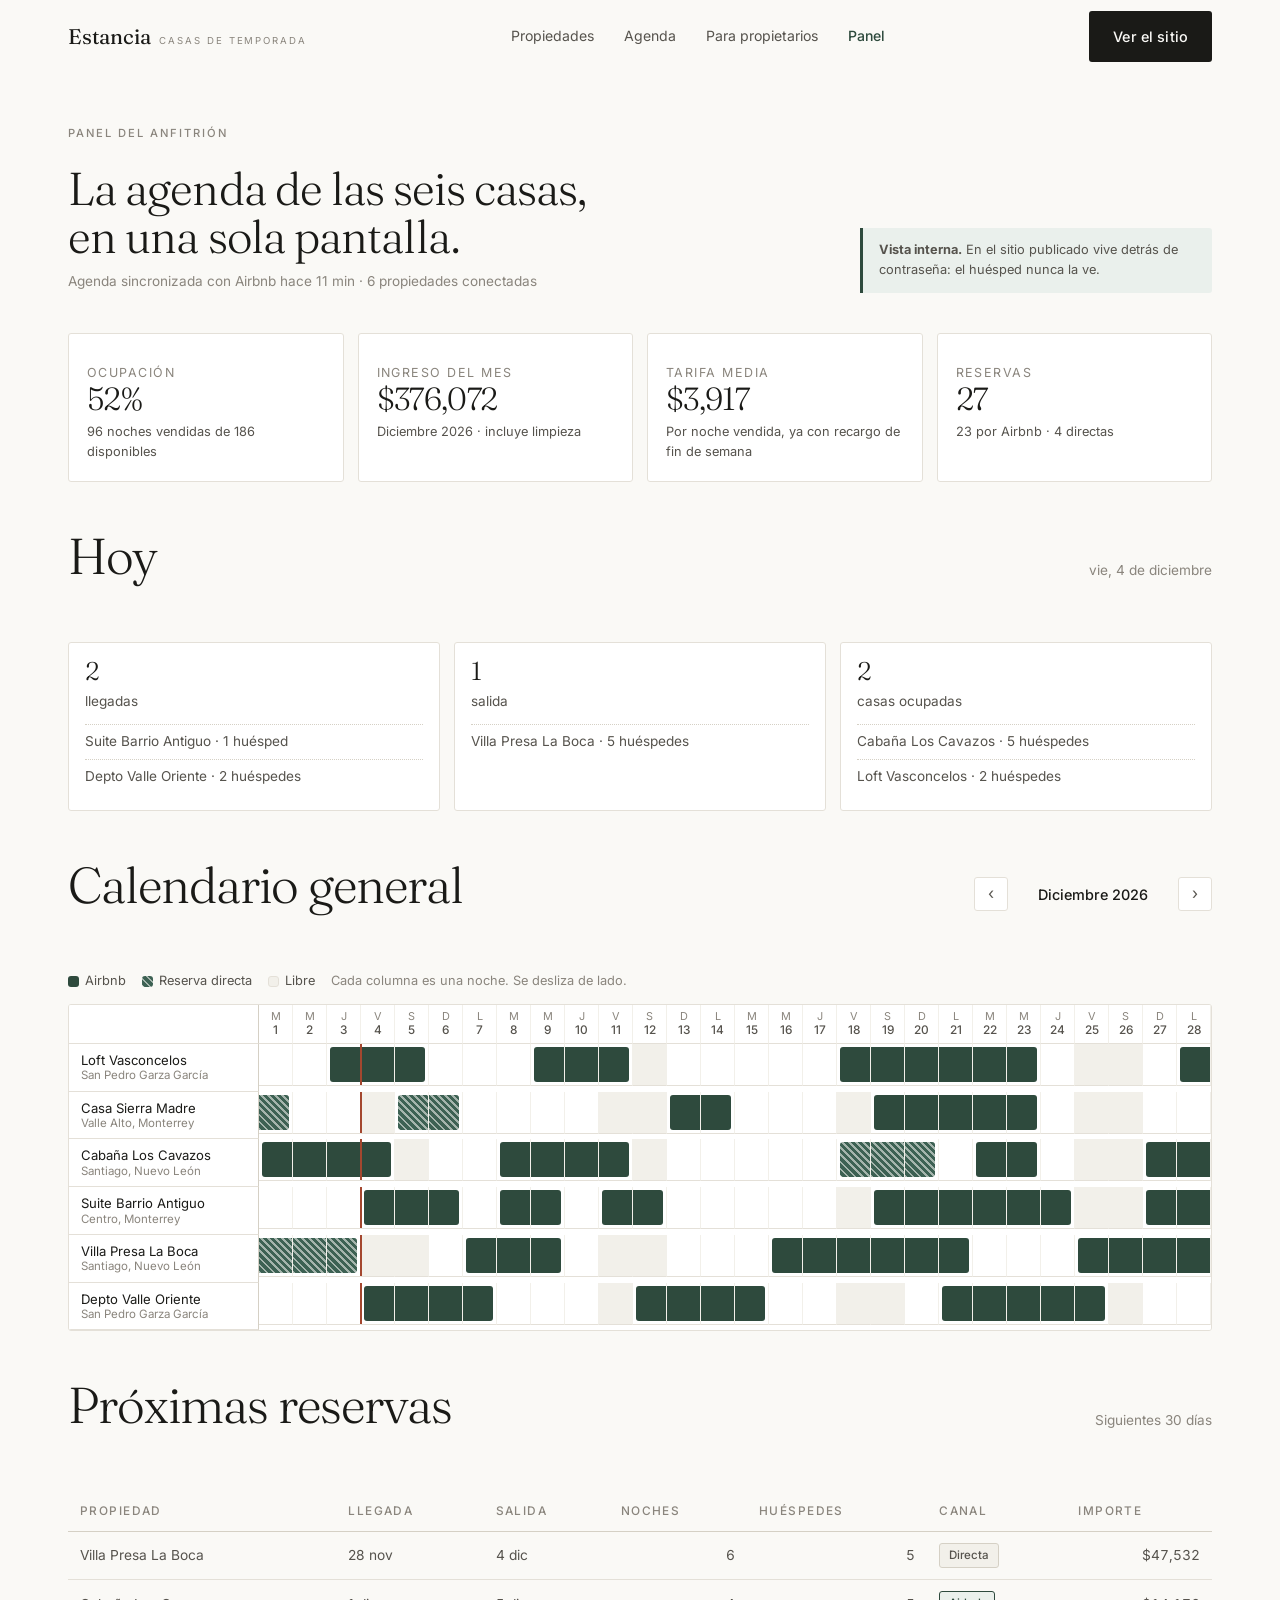
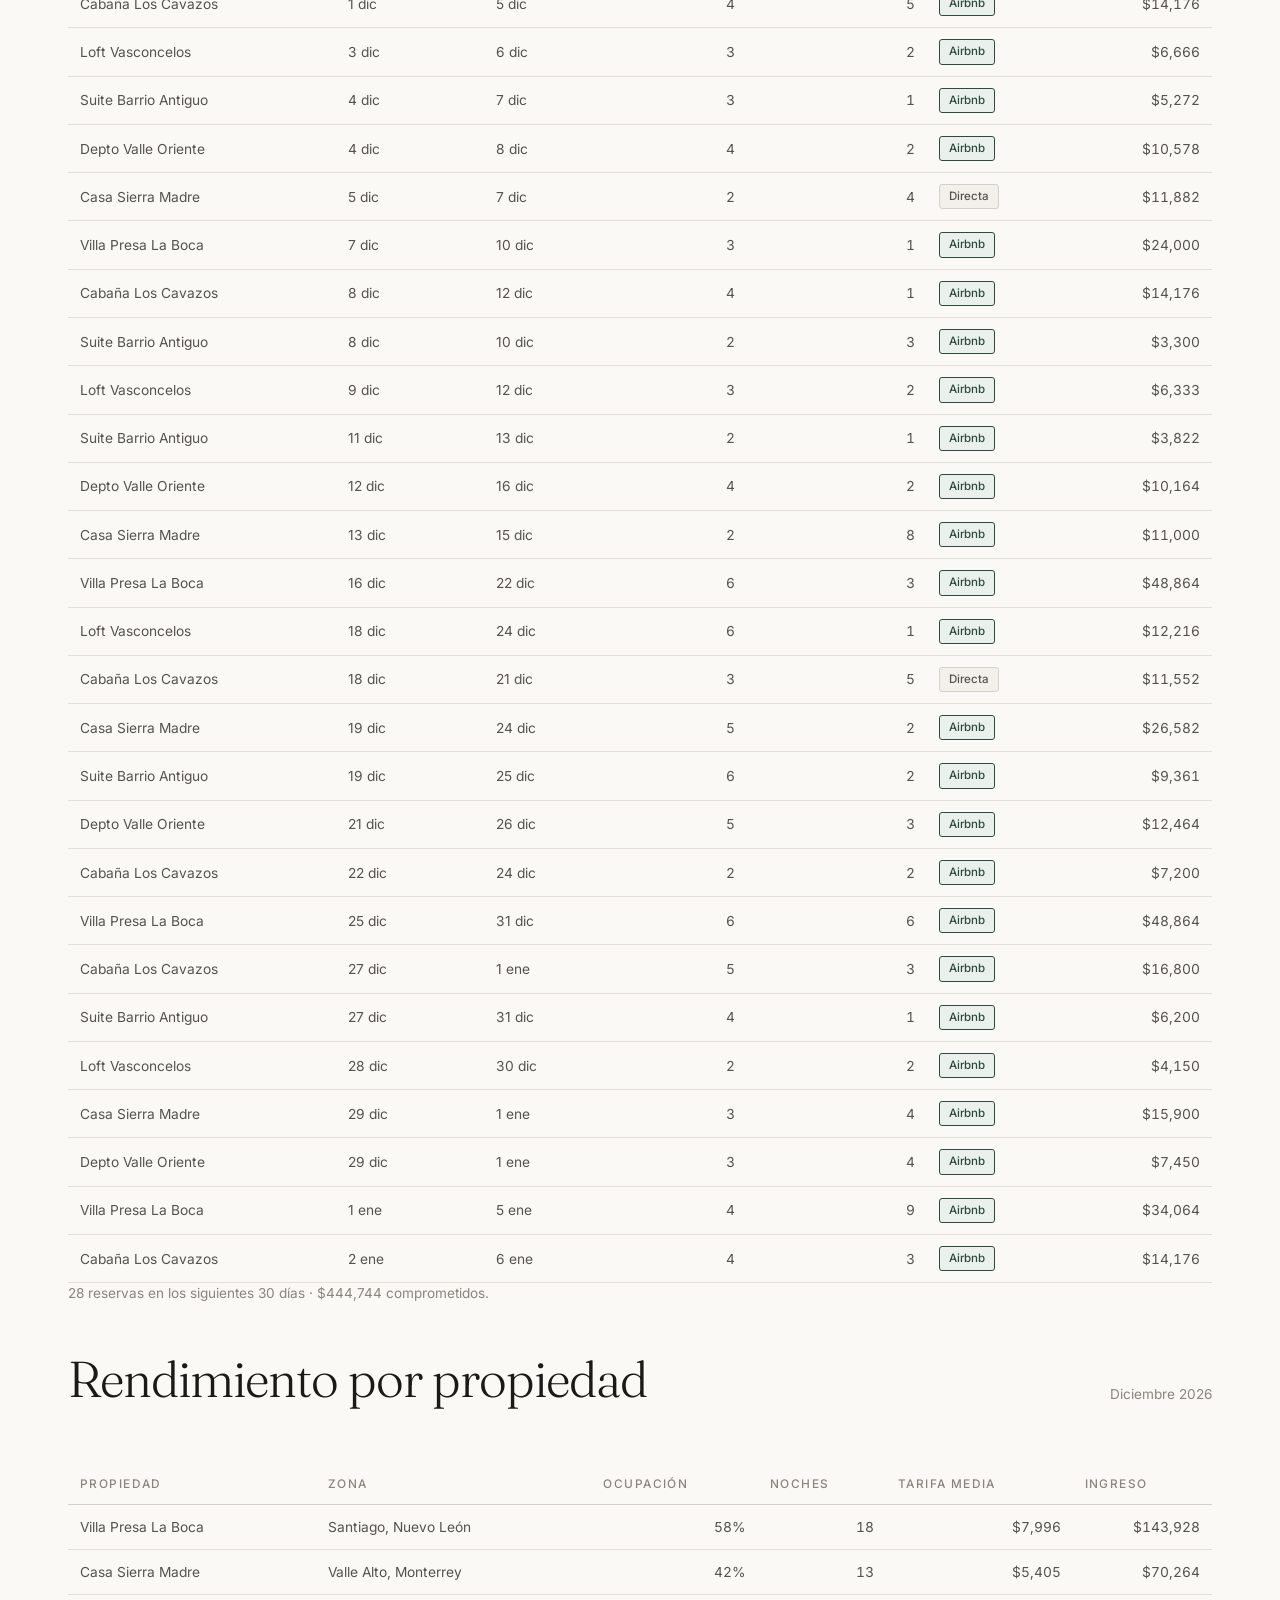
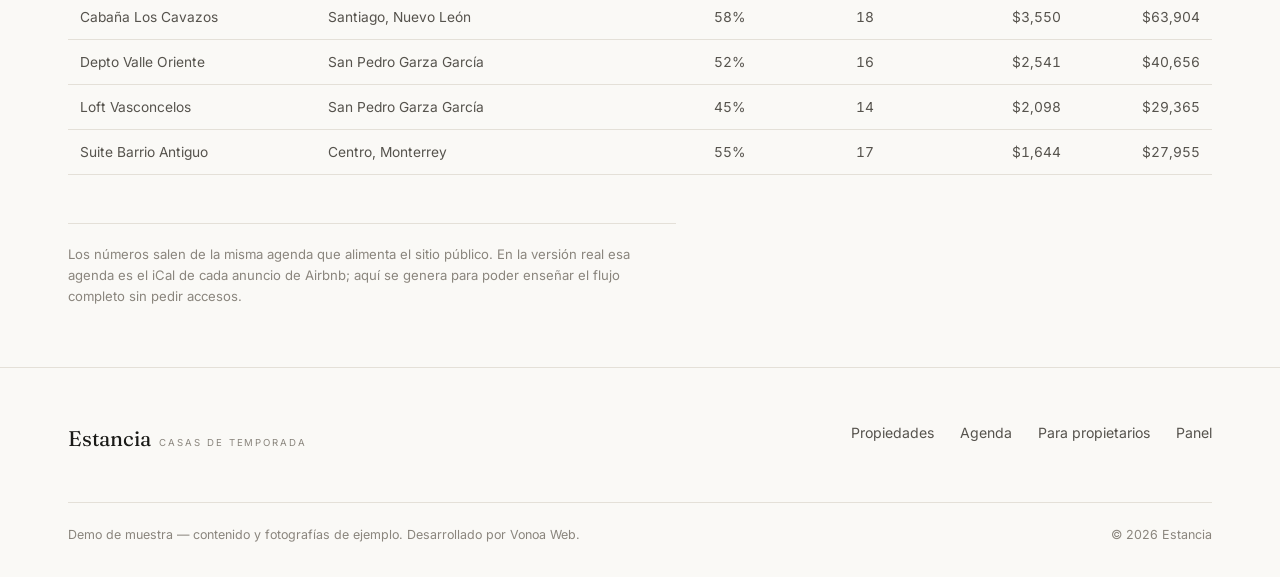
<file: panel.html>
<!DOCTYPE html>
<html lang="es">
<head>
  <meta charset="UTF-8" />
  <meta name="viewport" content="width=device-width, initial-scale=1.0" />
  <title>Panel del anfitrión — Estancia</title>
  <meta name="description" content="Agenda de todas las propiedades en una sola vista: ocupación, llegadas, salidas e ingreso del mes." />
  <link rel="preconnect" href="https://fonts.googleapis.com" />
  <link rel="preconnect" href="https://fonts.gstatic.com" crossorigin />
  <link href="https://fonts.googleapis.com/css2?family=Fraunces:opsz,wght@9..144,300;9..144,400;9..144,500&family=Inter:wght@400;500;600&display=swap" rel="stylesheet" />
  <link rel="stylesheet" href="css/styles.css" />
  <link rel="icon" type="image/svg+xml" href="data:image/svg+xml,%3Csvg xmlns='http://www.w3.org/2000/svg' viewBox='0 0 32 32'%3E%3Crect width='32' height='32' fill='%232e4a3d'/%3E%3Cpath d='M8 18l8-7 8 7v7H8z' fill='none' stroke='%23faf9f6' stroke-width='1.6'/%3E%3C/svg%3E" />
</head>
<body>

  <header class="encabezado encabezado--solido" id="encabezado">
    <div class="contenedor encabezado__fila">
      <a href="index.html" class="logo">
        <span class="logo__nombre">Estancia</span>
        <span class="logo__sub">Casas de temporada</span>
      </a>

      <nav class="nav" id="nav">
        <a href="index.html#propiedades">Propiedades</a>
        <a href="index.html#agenda">Agenda</a>
        <a href="index.html#propietarios">Para propietarios</a>
        <a href="panel.html" class="activo">Panel</a>
      </nav>

      <div class="encabezado__acciones">
        <a href="index.html" class="btn btn--solido">Ver el sitio</a>
        <button class="menu-btn" id="menuBtn" aria-label="Menú" aria-expanded="false">
          <span></span><span></span><span></span>
        </button>
      </div>
    </div>
  </header>

  <main class="contenedor" id="contenido">

    <div class="panel-cabeza">
      <div>
        <span class="antetitulo">Panel del anfitrión</span>
        <h1>La agenda de las seis casas,<br />en una sola pantalla.</h1>
        <p class="panel-cabeza__pie" id="panelSincro"></p>
      </div>
      <div class="panel-cabeza__aviso">
        <strong>Vista interna.</strong>
        En el sitio publicado vive detrás de contraseña: el huésped nunca la ve.
      </div>
    </div>

    <!-- Indicadores -->
    <section class="panel-kpis" id="panelKpis" aria-label="Indicadores del mes"></section>

    <!-- Movimientos de hoy -->
    <section class="panel-bloque">
      <div class="encabezado-seccion">
        <h2>Hoy</h2>
        <span class="tenue min" id="panelFechaHoy"></span>
      </div>
      <div class="panel-hoy" id="panelHoy"></div>
    </section>

    <!-- Calendario general -->
    <section class="panel-bloque">
      <div class="encabezado-seccion">
        <h2>Calendario general</h2>
        <div class="panel-nav">
          <button type="button" class="panel-nav__btn" id="mesAnterior" aria-label="Mes anterior">‹</button>
          <span id="mesActual" class="panel-nav__mes"></span>
          <button type="button" class="panel-nav__btn" id="mesSiguiente" aria-label="Mes siguiente">›</button>
        </div>
      </div>

      <div class="panel-leyenda">
        <span><i class="marca marca--airbnb"></i> Airbnb</span>
        <span><i class="marca marca--directa"></i> Reserva directa</span>
        <span><i class="marca marca--libre"></i> Libre</span>
        <span class="tenue">Cada columna es una noche. Se desliza de lado.</span>
      </div>

      <div class="rejilla-scroll">
        <div class="rejilla" id="rejilla"></div>
      </div>
    </section>

    <!-- Próximas reservas -->
    <section class="panel-bloque">
      <div class="encabezado-seccion">
        <h2>Próximas reservas</h2>
        <span class="tenue min">Siguientes 30 días</span>
      </div>
      <div class="tabla-scroll">
        <table class="tabla" id="tablaReservas">
          <thead>
            <tr>
              <th>Propiedad</th>
              <th>Llegada</th>
              <th>Salida</th>
              <th class="num">Noches</th>
              <th class="num">Huéspedes</th>
              <th>Canal</th>
              <th class="num">Importe</th>
            </tr>
          </thead>
          <tbody id="cuerpoReservas"></tbody>
        </table>
      </div>
      <p class="min tenue" id="notaReservas"></p>
    </section>

    <!-- Por propiedad -->
    <section class="panel-bloque">
      <div class="encabezado-seccion">
        <h2>Rendimiento por propiedad</h2>
        <span class="tenue min" id="rangoRendimiento"></span>
      </div>
      <div class="tabla-scroll">
        <table class="tabla" id="tablaProps">
          <thead>
            <tr>
              <th>Propiedad</th>
              <th>Zona</th>
              <th class="num">Ocupación</th>
              <th class="num">Noches</th>
              <th class="num">Tarifa media</th>
              <th class="num">Ingreso</th>
            </tr>
          </thead>
          <tbody id="cuerpoProps"></tbody>
        </table>
      </div>
    </section>

    <p class="panel-nota">
      Los números salen de la misma agenda que alimenta el sitio público. En la versión
      real esa agenda es el iCal de cada anuncio de Airbnb; aquí se genera para poder
      enseñar el flujo completo sin pedir accesos.
    </p>

  </main>

  <footer class="pie">
    <div class="contenedor">
      <div class="pie__fila">
        <a href="index.html" class="logo">
          <span class="logo__nombre">Estancia</span>
          <span class="logo__sub">Casas de temporada</span>
        </a>
        <nav class="pie__enlaces">
          <a href="index.html#propiedades">Propiedades</a>
          <a href="index.html#agenda">Agenda</a>
          <a href="index.html#propietarios">Para propietarios</a>
          <a href="panel.html">Panel</a>
        </nav>
      </div>
      <div class="pie__nota">
        <span>Demo de muestra &mdash; contenido y fotograf&iacute;as de ejemplo. Desarrollado por Vonoa Web.</span>
        <span>&copy; <span id="anio"></span> Estancia</span>
      </div>
    </div>
  </footer>

  <div class="aviso" id="aviso" role="status" aria-live="polite"></div>

  <script src="js/data.js"></script>
  <script src="js/main.js"></script>
  <script src="js/panel.js"></script>
</body>
</html>
</file>
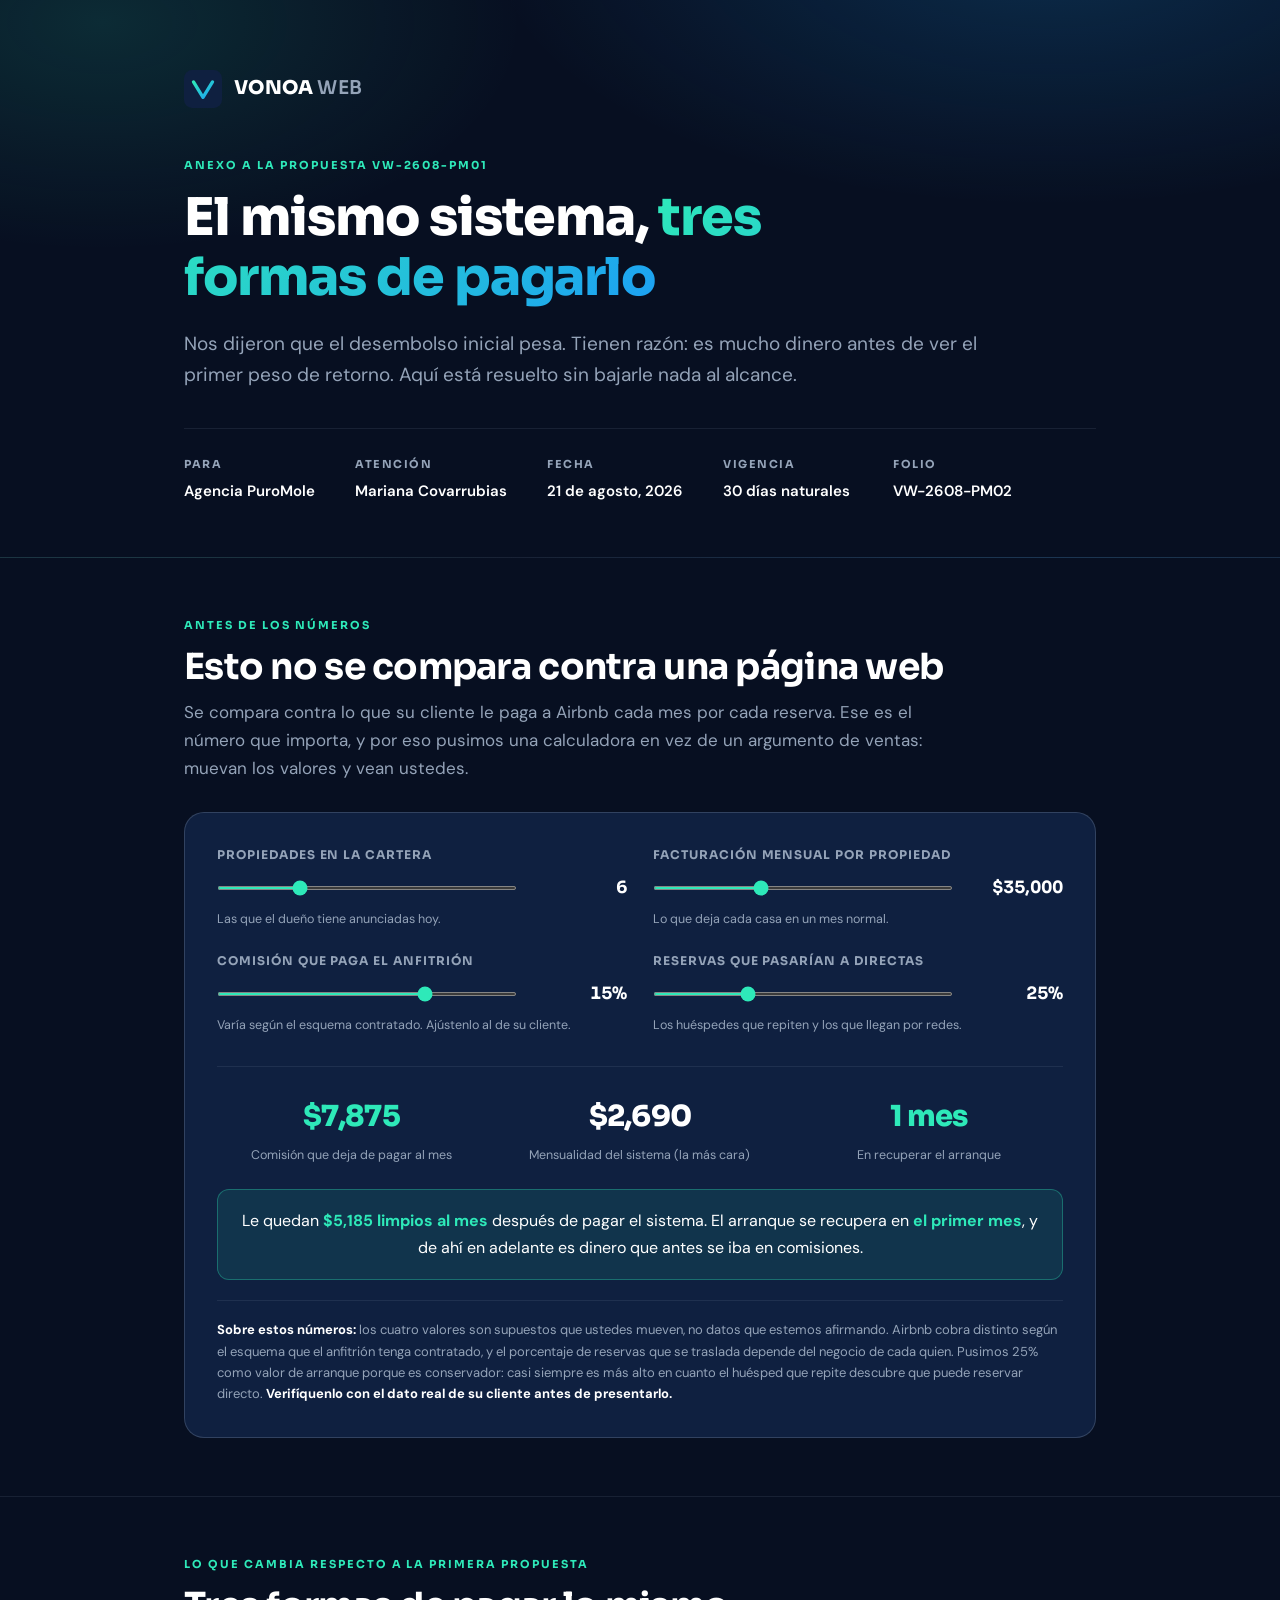
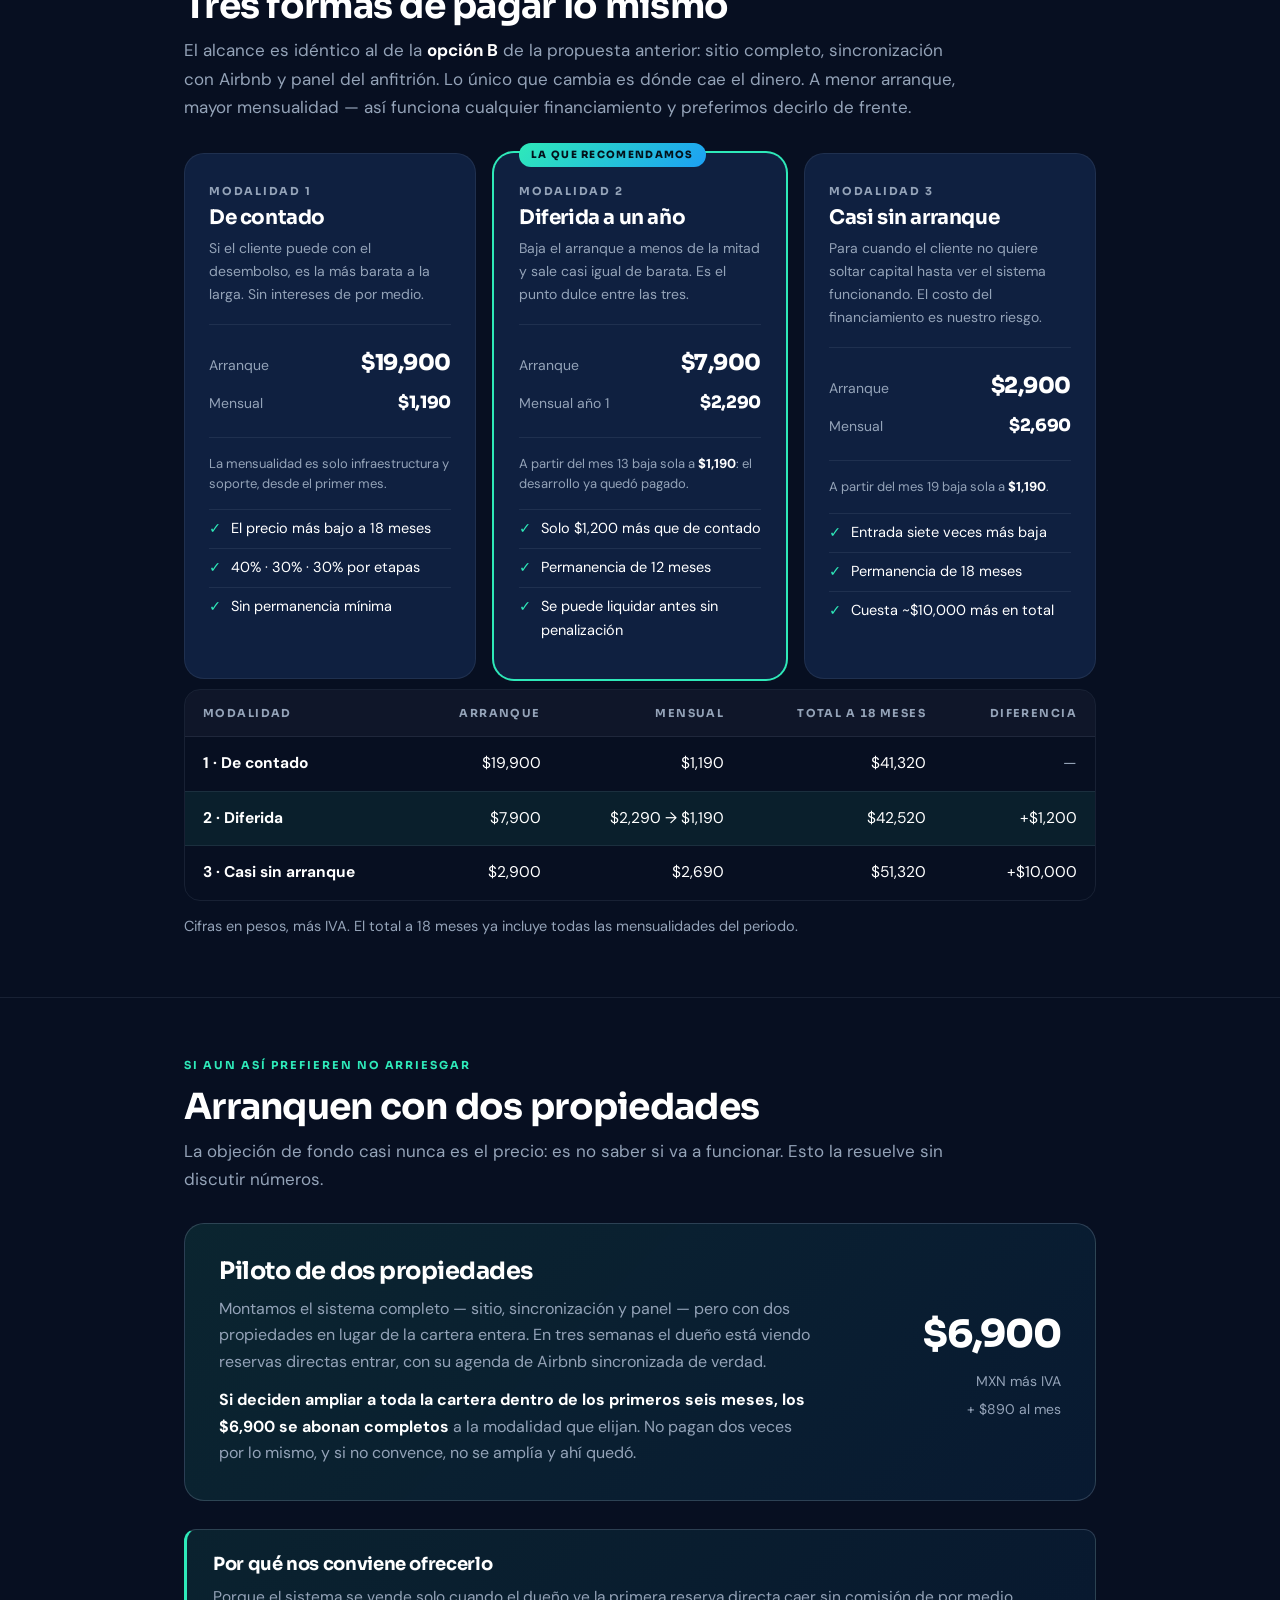
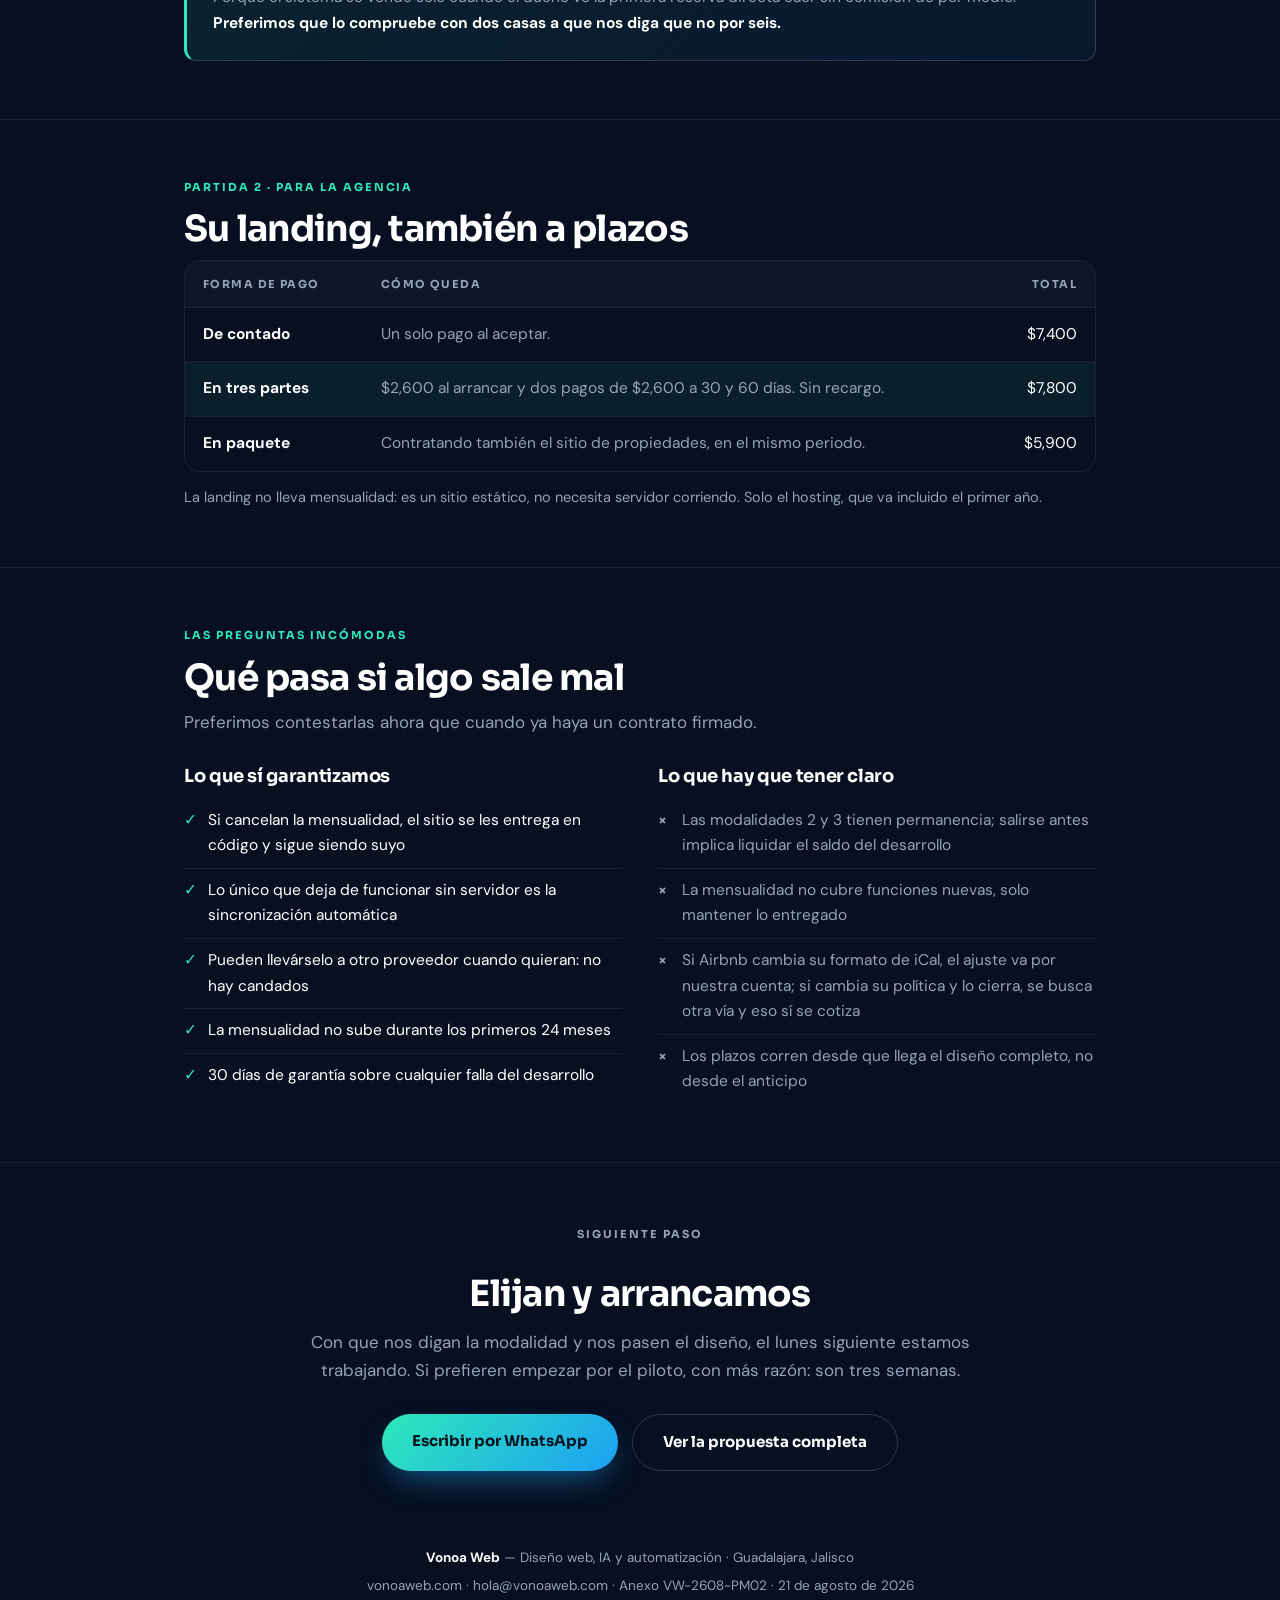
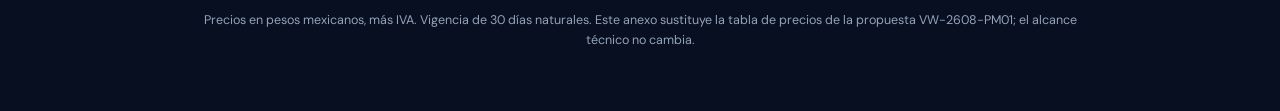
<file: propuesta-flexible.html>
<!DOCTYPE html>
<html lang="es">
<head>
<meta charset="UTF-8" />
<meta name="viewport" content="width=device-width, initial-scale=1.0" />
<title>Formas de arrancar — Agencia PuroMole · Vonoa Web</title>
<meta name="description" content="Tres formas de pagar el mismo sistema, más un arranque piloto. Vonoa Web, agosto 2026." />
<meta name="robots" content="noindex, nofollow" />
<link rel="preconnect" href="https://fonts.googleapis.com" />
<link rel="preconnect" href="https://fonts.gstatic.com" crossorigin />
<link href="https://fonts.googleapis.com/css2?family=Sora:wght@400;600;700;800&family=DM+Sans:opsz,wght@9..40,400..700&display=swap" rel="stylesheet" />
<link rel="icon" type="image/svg+xml" href="data:image/svg+xml,%3Csvg xmlns='http://www.w3.org/2000/svg' viewBox='0 0 32 32'%3E%3Crect width='32' height='32' rx='7' fill='%23070F21'/%3E%3Cpath d='M8 10l8 13 8-13' fill='none' stroke='%232EE9B9' stroke-width='2.6' stroke-linecap='round' stroke-linejoin='round'/%3E%3C/svg%3E" />
<style>
/* ============================================
   VonoaWeb — Brand Kit v1.0
   ============================================ */
:root{
  --vw-deep-space:#070F21; --vw-navy:#02215D; --vw-cyan:#2EE9B9; --vw-blue:#1CA0F4;
  --vw-white:#fff; --vw-slate:#94A3B8; --vw-midnight:#0F2040;
  --vw-gradient:linear-gradient(135deg,#2EE9B9 0%,#1CA0F4 100%);
  --border:rgba(148,163,184,.12); --border-fuerte:rgba(148,163,184,.26);
  --font-display:'Sora',system-ui,sans-serif; --font-body:'DM Sans',system-ui,sans-serif;
  --radius-md:12px; --radius-lg:16px; --radius-xl:20px;
  --ease:cubic-bezier(.22,1,.36,1);
}
*{box-sizing:border-box;margin:0;padding:0}
body{background:var(--vw-deep-space);color:var(--vw-white);font-family:var(--font-body);font-size:17px;line-height:1.65;-webkit-font-smoothing:antialiased}
.env{max-width:960px;margin:0 auto;padding:0 24px}
h1,h2,h3,h4{font-family:var(--font-display);line-height:1.15;letter-spacing:-.02em}
a{color:var(--vw-cyan);text-decoration:none}
a:hover{text-decoration:underline}
strong{font-weight:700;color:var(--vw-white)}
.tenue{color:var(--vw-slate)}
.grad{background:var(--vw-gradient);-webkit-background-clip:text;background-clip:text;color:transparent}
.etiqueta{font-family:var(--font-display);font-size:11px;font-weight:700;letter-spacing:.18em;text-transform:uppercase;color:var(--vw-cyan)}

/* ---------- portada ---------- */
.portada{padding:70px 0 54px;background:radial-gradient(900px 420px at 82% -10%,rgba(28,160,244,.20),transparent 62%),radial-gradient(700px 380px at 8% 4%,rgba(46,233,185,.13),transparent 60%);border-bottom:1px solid var(--border)}
.marca{display:flex;align-items:center;gap:12px;margin-bottom:48px}
.marca__ico{width:38px;height:38px;flex:none}
.marca__txt{font-family:var(--font-display);font-weight:800;font-size:19px;letter-spacing:.02em}
.marca__txt span{color:var(--vw-slate);font-weight:600}
.portada h1{font-size:clamp(33px,5.2vw,52px);font-weight:800;margin:14px 0 20px;max-width:18ch}
.portada__bajada{font-size:19px;color:var(--vw-slate);max-width:62ch}
.meta{display:flex;flex-wrap:wrap;gap:10px 40px;margin-top:38px;padding-top:26px;border-top:1px solid var(--border);font-size:15px}
.meta div{min-width:130px}
.meta dt{font-family:var(--font-display);font-size:11px;font-weight:700;letter-spacing:.14em;text-transform:uppercase;color:var(--vw-slate);margin-bottom:5px}
.meta dd{font-weight:600}

section{padding:58px 0;border-bottom:1px solid var(--border)}
section h2{font-size:clamp(26px,3.4vw,36px);font-weight:700;margin:12px 0 10px}
.sub{color:var(--vw-slate);margin-bottom:30px;max-width:66ch}

/* ---------- calculadora ---------- */
.calc{background:var(--vw-midnight);border:1px solid var(--border-fuerte);border-radius:var(--radius-xl);padding:32px;margin-top:10px}
.calc__campos{display:grid;grid-template-columns:repeat(2,1fr);gap:22px 26px}
.campo label{display:block;font-family:var(--font-display);font-size:12px;font-weight:700;letter-spacing:.08em;text-transform:uppercase;color:var(--vw-slate);margin-bottom:9px}
.campo__fila{display:flex;align-items:center;gap:14px}
.campo input[type=range]{flex:1;accent-color:var(--vw-cyan);height:4px}
.campo__val{font-family:var(--font-display);font-weight:700;font-size:17px;min-width:96px;text-align:right;font-variant-numeric:tabular-nums}
.campo__pie{font-size:12.5px;color:var(--vw-slate);margin-top:7px}

.calc__salida{margin-top:30px;padding-top:26px;border-top:1px solid var(--border);display:grid;grid-template-columns:repeat(3,1fr);gap:20px}
.res{text-align:center}
.res__cifra{font-family:var(--font-display);font-size:29px;font-weight:800;letter-spacing:-.03em}
.res__cifra--bien{color:var(--vw-cyan)}
.res__et{font-size:12.5px;color:var(--vw-slate);margin-top:4px}
.veredicto{margin-top:24px;padding:18px 22px;border-radius:var(--radius-md);background:rgba(46,233,185,.10);border:1px solid rgba(46,233,185,.32);font-size:16px;text-align:center}
.veredicto strong{color:var(--vw-cyan)}
.veredicto--flojo{background:rgba(148,163,184,.10);border-color:var(--border-fuerte)}
.veredicto--flojo strong{color:var(--vw-white)}
.supuestos{font-size:13px;color:var(--vw-slate);margin-top:20px;padding-top:18px;border-top:1px solid var(--border)}

/* ---------- modalidades ---------- */
.mods{display:grid;grid-template-columns:repeat(3,1fr);gap:18px;margin-top:32px;align-items:start}
.mod{background:var(--vw-midnight);border:1px solid var(--border);border-radius:var(--radius-xl);padding:28px 24px;display:flex;flex-direction:column;height:100%}
.mod--reco{border-color:transparent;box-shadow:0 0 0 2px var(--vw-cyan);position:relative}
.mod__sello{position:absolute;top:-11px;left:24px;background:var(--vw-gradient);color:#03121b;font-family:var(--font-display);font-size:10px;font-weight:800;letter-spacing:.13em;text-transform:uppercase;padding:4px 12px;border-radius:999px}
.mod__letra{font-family:var(--font-display);font-size:11px;font-weight:700;letter-spacing:.16em;text-transform:uppercase;color:var(--vw-slate)}
.mod h3{font-size:20px;margin:6px 0 8px}
.mod__para{font-size:14px;color:var(--vw-slate);min-height:66px}
.mod__cifras{margin:18px 0 4px;padding:16px 0;border-top:1px solid var(--border);border-bottom:1px solid var(--border)}
.mod__linea{display:flex;justify-content:space-between;align-items:baseline;gap:10px;padding:4px 0}
.mod__linea span{font-size:14px;color:var(--vw-slate)}
.mod__linea b{font-family:var(--font-display);font-size:22px;font-weight:800;letter-spacing:-.02em}
.mod__linea--chica b{font-size:17px}
.mod__nota{font-size:13px;color:var(--vw-slate);margin-top:12px;line-height:1.5}
.mod ul{list-style:none;font-size:14.5px;margin-top:16px}
.mod li{padding:7px 0 7px 22px;position:relative;border-top:1px solid var(--border)}
.mod li::before{content:"✓";position:absolute;left:0;color:var(--vw-cyan);font-weight:700}

/* ---------- piloto ---------- */
.piloto{background:linear-gradient(135deg,rgba(46,233,185,.10),rgba(28,160,244,.08));border:1px solid var(--border-fuerte);border-radius:var(--radius-xl);padding:34px;display:grid;grid-template-columns:1fr auto;gap:30px;align-items:center;margin-top:10px}
.piloto h3{font-size:24px;margin-bottom:10px}
.piloto p{font-size:16px;color:var(--vw-slate);max-width:54ch}
.piloto p + p{margin-top:12px}
.piloto__precio{text-align:right;white-space:nowrap}
.piloto__precio b{display:block;font-family:var(--font-display);font-size:38px;font-weight:800;letter-spacing:-.03em}
.piloto__precio span{font-size:14px;color:var(--vw-slate)}

/* ---------- nota ---------- */
.nota{background:linear-gradient(135deg,rgba(46,233,185,.09),rgba(28,160,244,.07));border:1px solid var(--border-fuerte);border-left:3px solid var(--vw-cyan);border-radius:var(--radius-md);padding:24px 26px;margin-top:28px}
.nota h3{font-size:18px;margin-bottom:10px}
.nota p{font-size:15.5px;color:var(--vw-slate)}
.nota p + p{margin-top:10px}
.nota strong{color:var(--vw-white)}

/* ---------- tabla ---------- */
.tabla-env{overflow-x:auto;max-width:100%;margin-top:10px;border:1px solid var(--border);border-radius:var(--radius-lg)}
table{width:100%;border-collapse:collapse;font-size:15.5px;min-width:520px}
th{font-family:var(--font-display);font-size:11px;font-weight:700;letter-spacing:.13em;text-transform:uppercase;color:var(--vw-slate);text-align:left;padding:14px 18px;background:rgba(148,163,184,.05);border-bottom:1px solid var(--border)}
td{padding:14px 18px;border-bottom:1px solid var(--border);vertical-align:top}
tr:last-child td{border-bottom:0}
.num{text-align:right;font-variant-numeric:tabular-nums;white-space:nowrap}
.destaca td{background:rgba(46,233,185,.07)}

/* ---------- dupla ---------- */
.dupla{display:grid;grid-template-columns:1fr 1fr;gap:36px;margin-top:8px}
.dupla ul{list-style:none;font-size:15.5px}
.dupla li{padding:9px 0 9px 24px;position:relative;border-top:1px solid var(--border)}
.dupla li:first-child{border-top:0}
.si li::before{content:"✓";position:absolute;left:0;color:var(--vw-cyan);font-weight:700}
.no li{color:var(--vw-slate)}
.no li::before{content:"×";position:absolute;left:0;color:var(--vw-slate);font-weight:700}
.dupla h3{font-size:18px;margin-bottom:12px}

/* ---------- cierre ---------- */
.btn{display:inline-block;background:var(--vw-gradient);color:#03121b;font-family:var(--font-display);font-weight:700;font-size:15px;padding:15px 30px;border-radius:999px;white-space:nowrap;box-shadow:0 14px 32px -10px rgba(28,160,244,.55);transition:transform .18s var(--ease)}
.btn:hover{transform:translateY(-2px);text-decoration:none}
.btn--linea{background:transparent;color:var(--vw-white);border:1px solid var(--border-fuerte);box-shadow:none}
.cierre{padding:62px 0 46px;border-bottom:0;text-align:center}
.cierre h2{margin-bottom:14px}
.cierre p{color:var(--vw-slate);max-width:58ch;margin:0 auto 30px}
.cierre__btns{display:flex;gap:14px;justify-content:center;flex-wrap:wrap}
.pie{padding:30px 0 60px;font-size:13.5px;color:var(--vw-slate);text-align:center}
.pie strong{color:var(--vw-white)}

@media(max-width:880px){
  body{font-size:16px}
  .mods,.dupla,.calc__campos{grid-template-columns:1fr}
  .piloto{grid-template-columns:1fr}
  .piloto__precio{text-align:left}
  .calc__salida{grid-template-columns:1fr;gap:24px}
  .mod__para{min-height:0}
  section{padding:44px 0}
  .calc{padding:24px}
}

@media print{
  body{background:#fff;color:#0b1220;font-size:11.5pt}
  .portada{background:none;border-bottom:1px solid #c9d2e0}
  section{border-bottom:1px solid #e2e8f0;padding:22px 0;break-inside:avoid}
  h1,h2,h3,h4,strong,.marca__txt,.mod__linea b,.res__cifra,.piloto__precio b{color:#070F21}
  .tenue,.sub,.mod__para,.mod__nota,.nota p,.cierre p,.pie,.res__et,.campo__pie,.supuestos,.piloto p{color:#475569}
  .mod,.calc,.piloto,.nota{background:#f6f9fc;border:1px solid #d6dfeb}
  .mod--reco{box-shadow:none;border:2px solid #1CA0F4}
  .mod__sello,.btn{background:#1CA0F4;color:#fff;box-shadow:none}
  .grad{color:#02215D;-webkit-text-fill-color:#02215D}
  .etiqueta,.mod li::before,.si li::before,.res__cifra--bien{color:#0284c7}
  .veredicto{background:#eaf7f3;border:1px solid #9ad8c6}
  .veredicto strong{color:#047857}
  th{background:#eef4fa;color:#475569}
  .cierre__btns{display:none}
  a{color:#02215D}
}
</style>
</head>
<body>

<!-- ══════════ PORTADA ══════════ -->
<header class="portada">
  <div class="env">
    <div class="marca">
      <svg class="marca__ico" viewBox="0 0 32 32" aria-hidden="true">
        <rect width="32" height="32" rx="7" fill="#0F2040"/>
        <path d="M8 10l8 13 8-13" fill="none" stroke="url(#g)" stroke-width="2.8" stroke-linecap="round" stroke-linejoin="round"/>
        <defs><linearGradient id="g" x1="0" y1="0" x2="1" y2="1">
          <stop offset="0" stop-color="#2EE9B9"/><stop offset="1" stop-color="#1CA0F4"/>
        </linearGradient></defs>
      </svg>
      <span class="marca__txt">VONOA <span>WEB</span></span>
    </div>

    <p class="etiqueta">Anexo a la propuesta VW-2608-PM01</p>
    <h1>El mismo sistema, <span class="grad">tres formas de pagarlo</span></h1>
    <p class="portada__bajada">
      Nos dijeron que el desembolso inicial pesa. Tienen razón: es mucho dinero
      antes de ver el primer peso de retorno. Aquí está resuelto sin bajarle nada
      al alcance.
    </p>

    <dl class="meta">
      <div><dt>Para</dt><dd>Agencia PuroMole</dd></div>
      <div><dt>Atención</dt><dd>Mariana Covarrubias</dd></div>
      <div><dt>Fecha</dt><dd>21 de agosto, 2026</dd></div>
      <div><dt>Vigencia</dt><dd>30 días naturales</dd></div>
      <div><dt>Folio</dt><dd>VW-2608-PM02</dd></div>
    </dl>
  </div>
</header>

<!-- ══════════ EL ARGUMENTO ══════════ -->
<section>
  <div class="env">
    <p class="etiqueta">Antes de los números</p>
    <h2>Esto no se compara contra una página web</h2>
    <p class="sub">
      Se compara contra lo que su cliente le paga a Airbnb cada mes por cada reserva.
      Ese es el número que importa, y por eso pusimos una calculadora en vez de
      un argumento de ventas: muevan los valores y vean ustedes.
    </p>

    <div class="calc">
      <div class="calc__campos">
        <div class="campo">
          <label for="props">Propiedades en la cartera</label>
          <div class="campo__fila">
            <input type="range" id="props" min="1" max="20" step="1" value="6" />
            <span class="campo__val" id="vProps">6</span>
          </div>
          <p class="campo__pie">Las que el dueño tiene anunciadas hoy.</p>
        </div>

        <div class="campo">
          <label for="ingreso">Facturación mensual por propiedad</label>
          <div class="campo__fila">
            <input type="range" id="ingreso" min="5000" max="90000" step="2500" value="35000" />
            <span class="campo__val" id="vIngreso">$35,000</span>
          </div>
          <p class="campo__pie">Lo que deja cada casa en un mes normal.</p>
        </div>

        <div class="campo">
          <label for="comision">Comisión que paga el anfitrión</label>
          <div class="campo__fila">
            <input type="range" id="comision" min="3" max="20" step="0.5" value="15" />
            <span class="campo__val" id="vComision">15%</span>
          </div>
          <p class="campo__pie">Varía según el esquema contratado. Ajústenlo al de su cliente.</p>
        </div>

        <div class="campo">
          <label for="traslado">Reservas que pasarían a directas</label>
          <div class="campo__fila">
            <input type="range" id="traslado" min="5" max="70" step="5" value="25" />
            <span class="campo__val" id="vTraslado">25%</span>
          </div>
          <p class="campo__pie">Los huéspedes que repiten y los que llegan por redes.</p>
        </div>
      </div>

      <div class="calc__salida">
        <div class="res">
          <p class="res__cifra res__cifra--bien" id="rAhorro">$7,875</p>
          <p class="res__et">Comisión que deja de pagar al mes</p>
        </div>
        <div class="res">
          <p class="res__cifra" id="rCosto">$2,690</p>
          <p class="res__et">Mensualidad del sistema (la más cara)</p>
        </div>
        <div class="res">
          <p class="res__cifra res__cifra--bien" id="rMeses">1 mes</p>
          <p class="res__et">En recuperar el arranque</p>
        </div>
      </div>

      <p class="veredicto" id="veredicto"></p>

      <p class="supuestos">
        <strong>Sobre estos números:</strong> los cuatro valores son supuestos que ustedes
        mueven, no datos que estemos afirmando. Airbnb cobra distinto según el esquema que
        el anfitrión tenga contratado, y el porcentaje de reservas que se traslada depende
        del negocio de cada quien. Pusimos 25% como valor de arranque porque es conservador:
        casi siempre es más alto en cuanto el huésped que repite descubre que puede reservar
        directo. <strong>Verifíquenlo con el dato real de su cliente antes de presentarlo.</strong>
      </p>
    </div>
  </div>
</section>

<!-- ══════════ MODALIDADES ══════════ -->
<section>
  <div class="env">
    <p class="etiqueta">Lo que cambia respecto a la primera propuesta</p>
    <h2>Tres formas de pagar lo mismo</h2>
    <p class="sub">
      El alcance es idéntico al de la <strong>opción B</strong> de la propuesta anterior:
      sitio completo, sincronización con Airbnb y panel del anfitrión. Lo único que
      cambia es dónde cae el dinero. A menor arranque, mayor mensualidad — así funciona
      cualquier financiamiento y preferimos decirlo de frente.
    </p>

    <div class="mods">

      <article class="mod">
        <p class="mod__letra">Modalidad 1</p>
        <h3>De contado</h3>
        <p class="mod__para">Si el cliente puede con el desembolso, es la más barata a la larga. Sin intereses de por medio.</p>
        <div class="mod__cifras">
          <div class="mod__linea"><span>Arranque</span><b>$19,900</b></div>
          <div class="mod__linea mod__linea--chica"><span>Mensual</span><b>$1,190</b></div>
        </div>
        <p class="mod__nota">La mensualidad es solo infraestructura y soporte, desde el primer mes.</p>
        <ul>
          <li>El precio más bajo a 18 meses</li>
          <li>40% &middot; 30% &middot; 30% por etapas</li>
          <li>Sin permanencia mínima</li>
        </ul>
      </article>

      <article class="mod mod--reco">
        <span class="mod__sello">La que recomendamos</span>
        <p class="mod__letra">Modalidad 2</p>
        <h3>Diferida a un año</h3>
        <p class="mod__para">Baja el arranque a menos de la mitad y sale casi igual de barata. Es el punto dulce entre las tres.</p>
        <div class="mod__cifras">
          <div class="mod__linea"><span>Arranque</span><b>$7,900</b></div>
          <div class="mod__linea mod__linea--chica"><span>Mensual año 1</span><b>$2,290</b></div>
        </div>
        <p class="mod__nota">A partir del mes 13 baja sola a <strong>$1,190</strong>: el desarrollo ya quedó pagado.</p>
        <ul>
          <li>Solo $1,200 más que de contado</li>
          <li>Permanencia de 12 meses</li>
          <li>Se puede liquidar antes sin penalización</li>
        </ul>
      </article>

      <article class="mod">
        <p class="mod__letra">Modalidad 3</p>
        <h3>Casi sin arranque</h3>
        <p class="mod__para">Para cuando el cliente no quiere soltar capital hasta ver el sistema funcionando. El costo del financiamiento es nuestro riesgo.</p>
        <div class="mod__cifras">
          <div class="mod__linea"><span>Arranque</span><b>$2,900</b></div>
          <div class="mod__linea mod__linea--chica"><span>Mensual</span><b>$2,690</b></div>
        </div>
        <p class="mod__nota">A partir del mes 19 baja sola a <strong>$1,190</strong>.</p>
        <ul>
          <li>Entrada siete veces más baja</li>
          <li>Permanencia de 18 meses</li>
          <li>Cuesta ~$10,000 más en total</li>
        </ul>
      </article>

    </div>

    <div class="tabla-env">
      <table>
        <thead>
          <tr>
            <th>Modalidad</th><th class="num">Arranque</th><th class="num">Mensual</th>
            <th class="num">Total a 18 meses</th><th class="num">Diferencia</th>
          </tr>
        </thead>
        <tbody>
          <tr><td><strong>1 &middot; De contado</strong></td><td class="num">$19,900</td><td class="num">$1,190</td><td class="num">$41,320</td><td class="num tenue">—</td></tr>
          <tr class="destaca"><td><strong>2 &middot; Diferida</strong></td><td class="num">$7,900</td><td class="num">$2,290 → $1,190</td><td class="num">$42,520</td><td class="num">+$1,200</td></tr>
          <tr><td><strong>3 &middot; Casi sin arranque</strong></td><td class="num">$2,900</td><td class="num">$2,690</td><td class="num">$51,320</td><td class="num">+$10,000</td></tr>
        </tbody>
      </table>
    </div>
    <p class="tenue" style="margin-top:14px;font-size:14.5px">
      Cifras en pesos, más IVA. El total a 18 meses ya incluye todas las mensualidades del periodo.
    </p>
  </div>
</section>

<!-- ══════════ PILOTO ══════════ -->
<section>
  <div class="env">
    <p class="etiqueta">Si aun así prefieren no arriesgar</p>
    <h2>Arranquen con dos propiedades</h2>
    <p class="sub">
      La objeción de fondo casi nunca es el precio: es no saber si va a funcionar.
      Esto la resuelve sin discutir números.
    </p>

    <div class="piloto">
      <div>
        <h3>Piloto de dos propiedades</h3>
        <p>
          Montamos el sistema completo &mdash; sitio, sincronización y panel &mdash; pero
          con dos propiedades en lugar de la cartera entera. En tres semanas el dueño
          está viendo reservas directas entrar, con su agenda de Airbnb sincronizada
          de verdad.
        </p>
        <p>
          <strong>Si deciden ampliar a toda la cartera dentro de los primeros seis meses,
          los $6,900 se abonan completos</strong> a la modalidad que elijan. No pagan dos
          veces por lo mismo, y si no convence, no se amplía y ahí quedó.
        </p>
      </div>
      <div class="piloto__precio">
        <b>$6,900</b>
        <span>MXN más IVA<br />+ $890 al mes</span>
      </div>
    </div>

    <div class="nota">
      <h3>Por qué nos conviene ofrecerlo</h3>
      <p>
        Porque el sistema se vende solo cuando el dueño ve la primera reserva directa
        caer sin comisión de por medio. <strong>Preferimos que lo compruebe con dos casas
        a que nos diga que no por seis.</strong>
      </p>
    </div>
  </div>
</section>

<!-- ══════════ LANDING ══════════ -->
<section>
  <div class="env">
    <p class="etiqueta">Partida 2 · Para la agencia</p>
    <h2>Su landing, también a plazos</h2>

    <div class="tabla-env">
      <table>
        <thead><tr><th>Forma de pago</th><th>Cómo queda</th><th class="num">Total</th></tr></thead>
        <tbody>
          <tr><td><strong>De contado</strong></td><td class="tenue">Un solo pago al aceptar.</td><td class="num">$7,400</td></tr>
          <tr class="destaca"><td><strong>En tres partes</strong></td><td class="tenue">$2,600 al arrancar y dos pagos de $2,600 a 30 y 60 días. Sin recargo.</td><td class="num">$7,800</td></tr>
          <tr><td><strong>En paquete</strong></td><td class="tenue">Contratando también el sitio de propiedades, en el mismo periodo.</td><td class="num">$5,900</td></tr>
        </tbody>
      </table>
    </div>

    <p class="tenue" style="margin-top:14px;font-size:14.5px">
      La landing no lleva mensualidad: es un sitio estático, no necesita servidor corriendo.
      Solo el hosting, que va incluido el primer año.
    </p>
  </div>
</section>

<!-- ══════════ TRANSPARENCIA ══════════ -->
<section>
  <div class="env">
    <p class="etiqueta">Las preguntas incómodas</p>
    <h2>Qué pasa si algo sale mal</h2>
    <p class="sub">
      Preferimos contestarlas ahora que cuando ya haya un contrato firmado.
    </p>

    <div class="dupla">
      <div>
        <h3>Lo que sí garantizamos</h3>
        <ul class="si">
          <li>Si cancelan la mensualidad, el sitio se les entrega en código y sigue siendo suyo</li>
          <li>Lo único que deja de funcionar sin servidor es la sincronización automática</li>
          <li>Pueden llevárselo a otro proveedor cuando quieran: no hay candados</li>
          <li>La mensualidad no sube durante los primeros 24 meses</li>
          <li>30 días de garantía sobre cualquier falla del desarrollo</li>
        </ul>
      </div>
      <div>
        <h3>Lo que hay que tener claro</h3>
        <ul class="no">
          <li>Las modalidades 2 y 3 tienen permanencia; salirse antes implica liquidar el saldo del desarrollo</li>
          <li>La mensualidad no cubre funciones nuevas, solo mantener lo entregado</li>
          <li>Si Airbnb cambia su formato de iCal, el ajuste va por nuestra cuenta; si cambia su política y lo cierra, se busca otra vía y eso sí se cotiza</li>
          <li>Los plazos corren desde que llega el diseño completo, no desde el anticipo</li>
        </ul>
      </div>
    </div>
  </div>
</section>

<!-- ══════════ CIERRE ══════════ -->
<section class="cierre">
  <div class="env">
    <p class="etiqueta">Siguiente paso</p>
    <h2>Elijan y arrancamos</h2>
    <p>
      Con que nos digan la modalidad y nos pasen el diseño, el lunes siguiente estamos
      trabajando. Si prefieren empezar por el piloto, con más razón: son tres semanas.
    </p>
    <div class="cierre__btns">
      <a class="btn" href="https://wa.me/5215644645574?text=Hola%20Vonoa%2C%20queremos%20avanzar%20con%20el%20proyecto%20de%20Airbnb" target="_blank" rel="noopener">Escribir por WhatsApp</a>
      <a class="btn btn--linea" href="propuesta.html">Ver la propuesta completa</a>
    </div>
  </div>
</section>

<footer class="pie">
  <div class="env">
    <p><strong>Vonoa Web</strong> &mdash; Diseño web, IA y automatización · Guadalajara, Jalisco</p>
    <p style="margin-top:6px">vonoaweb.com · hola@vonoaweb.com · Anexo VW-2608-PM02 · 21 de agosto de 2026</p>
    <p style="margin-top:12px;font-size:12.5px">
      Precios en pesos mexicanos, más IVA. Vigencia de 30 días naturales.
      Este anexo sustituye la tabla de precios de la propuesta VW-2608-PM01; el alcance técnico no cambia.
    </p>
  </div>
</footer>

<script>
/* ==========================================================================
   Calculadora de retorno
   Todos los valores son supuestos que mueve quien lee. No afirmamos ninguno.
   ========================================================================== */
(function () {
  var pesos = function (n) { return '$' + Math.round(n).toLocaleString('es-MX'); };

  var campos = {
    props:    { el: document.getElementById('props'),    val: document.getElementById('vProps'),    fmt: function (v) { return v; } },
    ingreso:  { el: document.getElementById('ingreso'),  val: document.getElementById('vIngreso'),  fmt: pesos },
    comision: { el: document.getElementById('comision'), val: document.getElementById('vComision'), fmt: function (v) { return v + '%'; } },
    traslado: { el: document.getElementById('traslado'), val: document.getElementById('vTraslado'), fmt: function (v) { return v + '%'; } }
  };

  // La modalidad más cara, para que el argumento se sostenga en el peor caso.
  var MENSUAL_TOPE = 2690;
  var ARRANQUE_TOPE = 2900;

  function calcular() {
    var props    = +campos.props.el.value;
    var ingreso  = +campos.ingreso.el.value;
    var comision = +campos.comision.el.value / 100;
    var traslado = +campos.traslado.el.value / 100;

    // Comisión que se deja de pagar sobre la parte de la facturación que
    // se mueve a reserva directa.
    var ahorro = props * ingreso * traslado * comision;
    var neto   = ahorro - MENSUAL_TOPE;

    document.getElementById('rAhorro').textContent = pesos(ahorro);
    document.getElementById('rCosto').textContent  = pesos(MENSUAL_TOPE);

    var elMeses = document.getElementById('rMeses');
    var veredicto = document.getElementById('veredicto');

    if (neto <= 0) {
      elMeses.textContent = '—';
      veredicto.className = 'veredicto veredicto--flojo';
      veredicto.innerHTML =
        'Con estos supuestos el ahorro <strong>no alcanza a cubrir la mensualidad</strong>. ' +
        'Con una cartera de este tamaño conviene el piloto de dos propiedades, o de plano esperar.';
      return;
    }

    // Meses en recuperar el arranque con el ahorro neto de cada mes.
    var meses = Math.ceil(ARRANQUE_TOPE / neto);
    elMeses.textContent = meses === 1 ? '1 mes' : meses + ' meses';

    veredicto.className = 'veredicto';
    veredicto.innerHTML =
      'Le quedan <strong>' + pesos(neto) + ' limpios al mes</strong> después de pagar el sistema. ' +
      'El arranque se recupera en <strong>' + (meses === 1 ? 'el primer mes' : meses + ' meses') + '</strong>, ' +
      'y de ahí en adelante es dinero que antes se iba en comisiones.';
  }

  Object.keys(campos).forEach(function (k) {
    var c = campos[k];
    c.el.addEventListener('input', function () {
      c.val.textContent = c.fmt(+c.el.value);
      calcular();
    });
    c.val.textContent = c.fmt(+c.el.value);
  });

  calcular();
})();
</script>

</body>
</html>
</file>
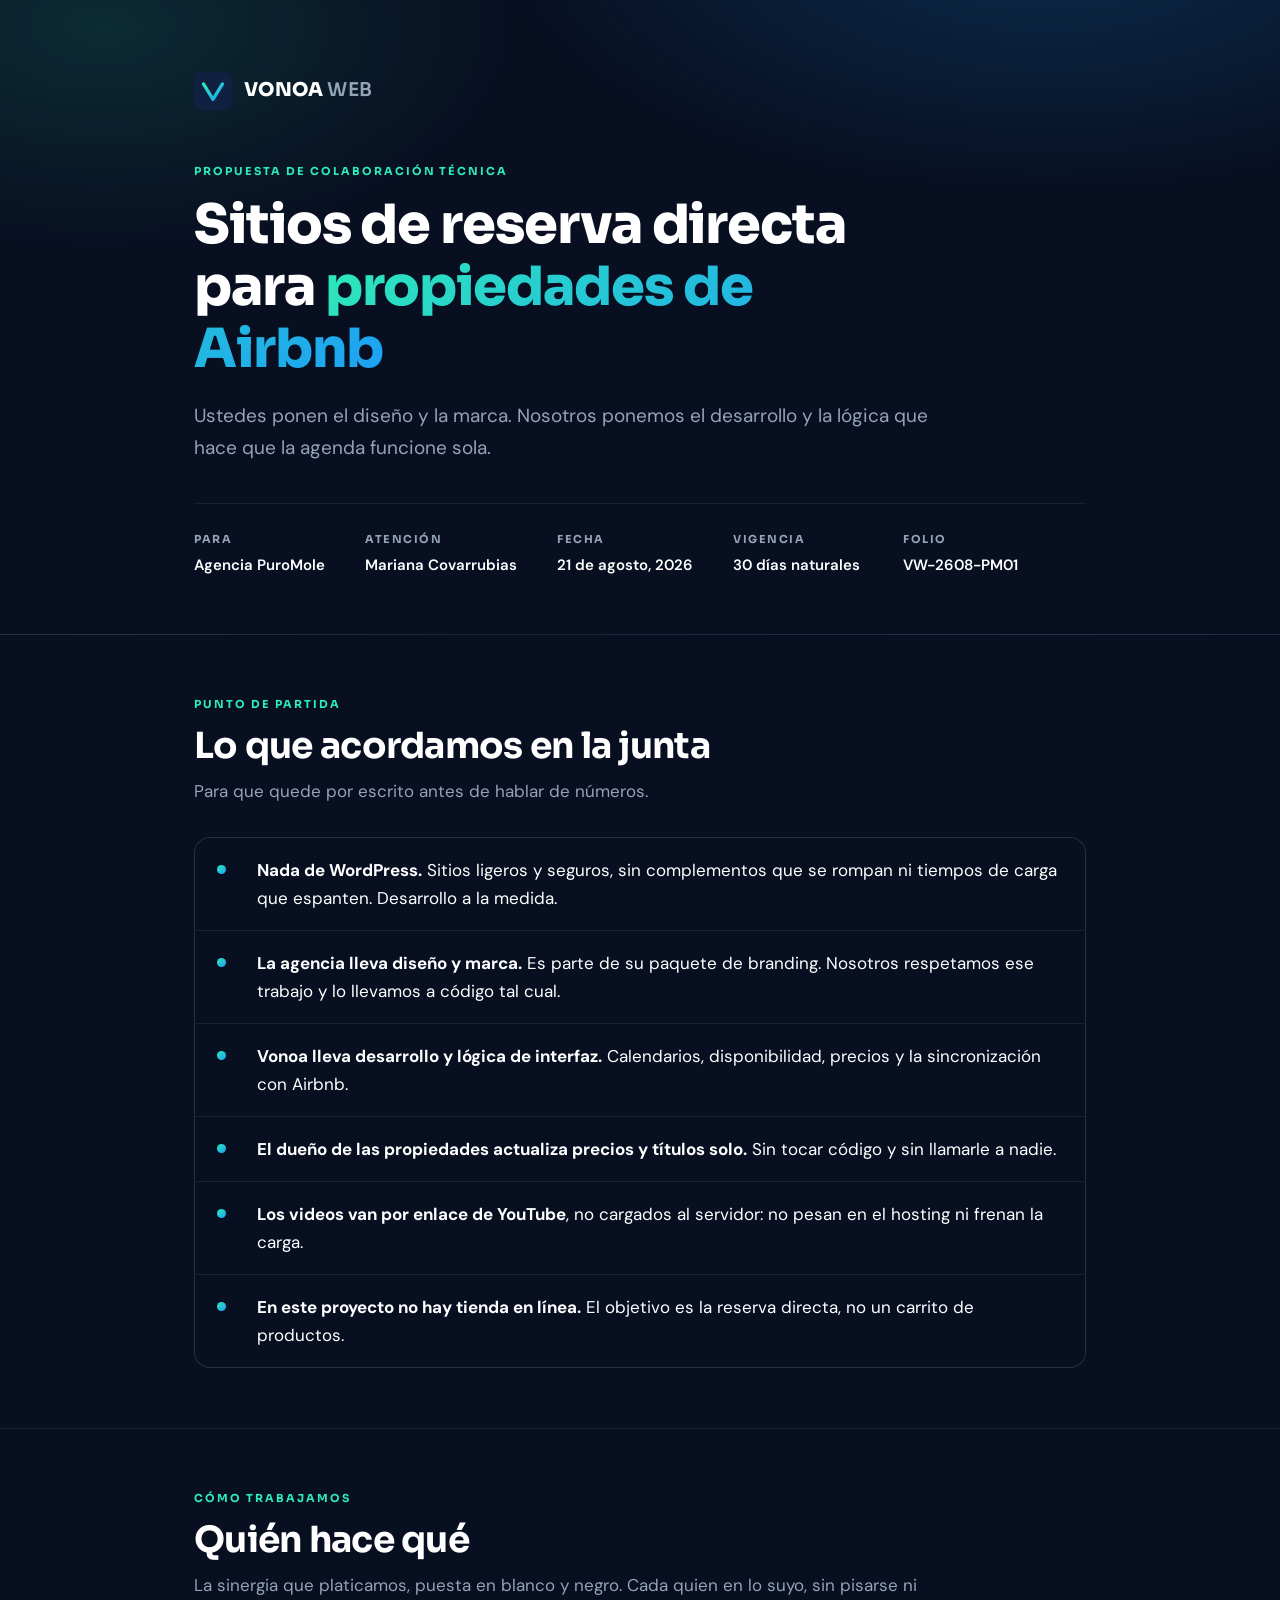
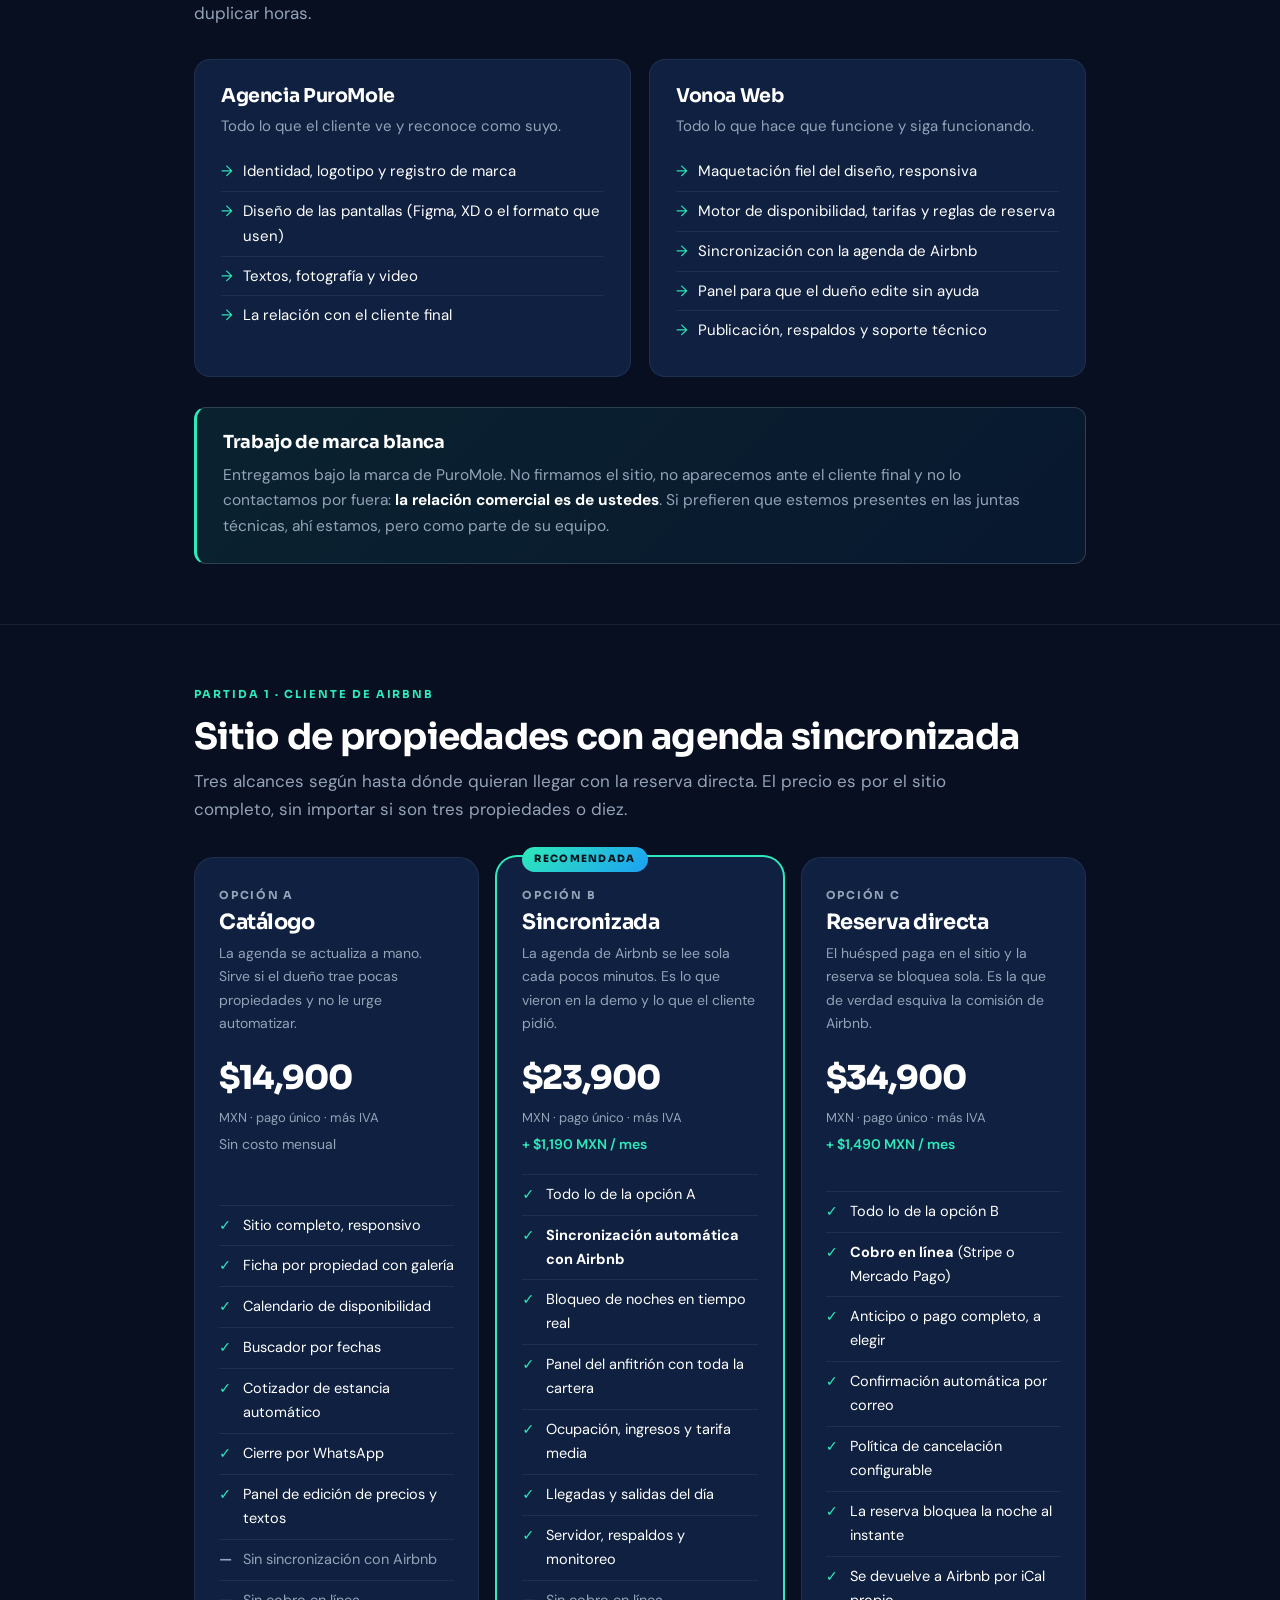
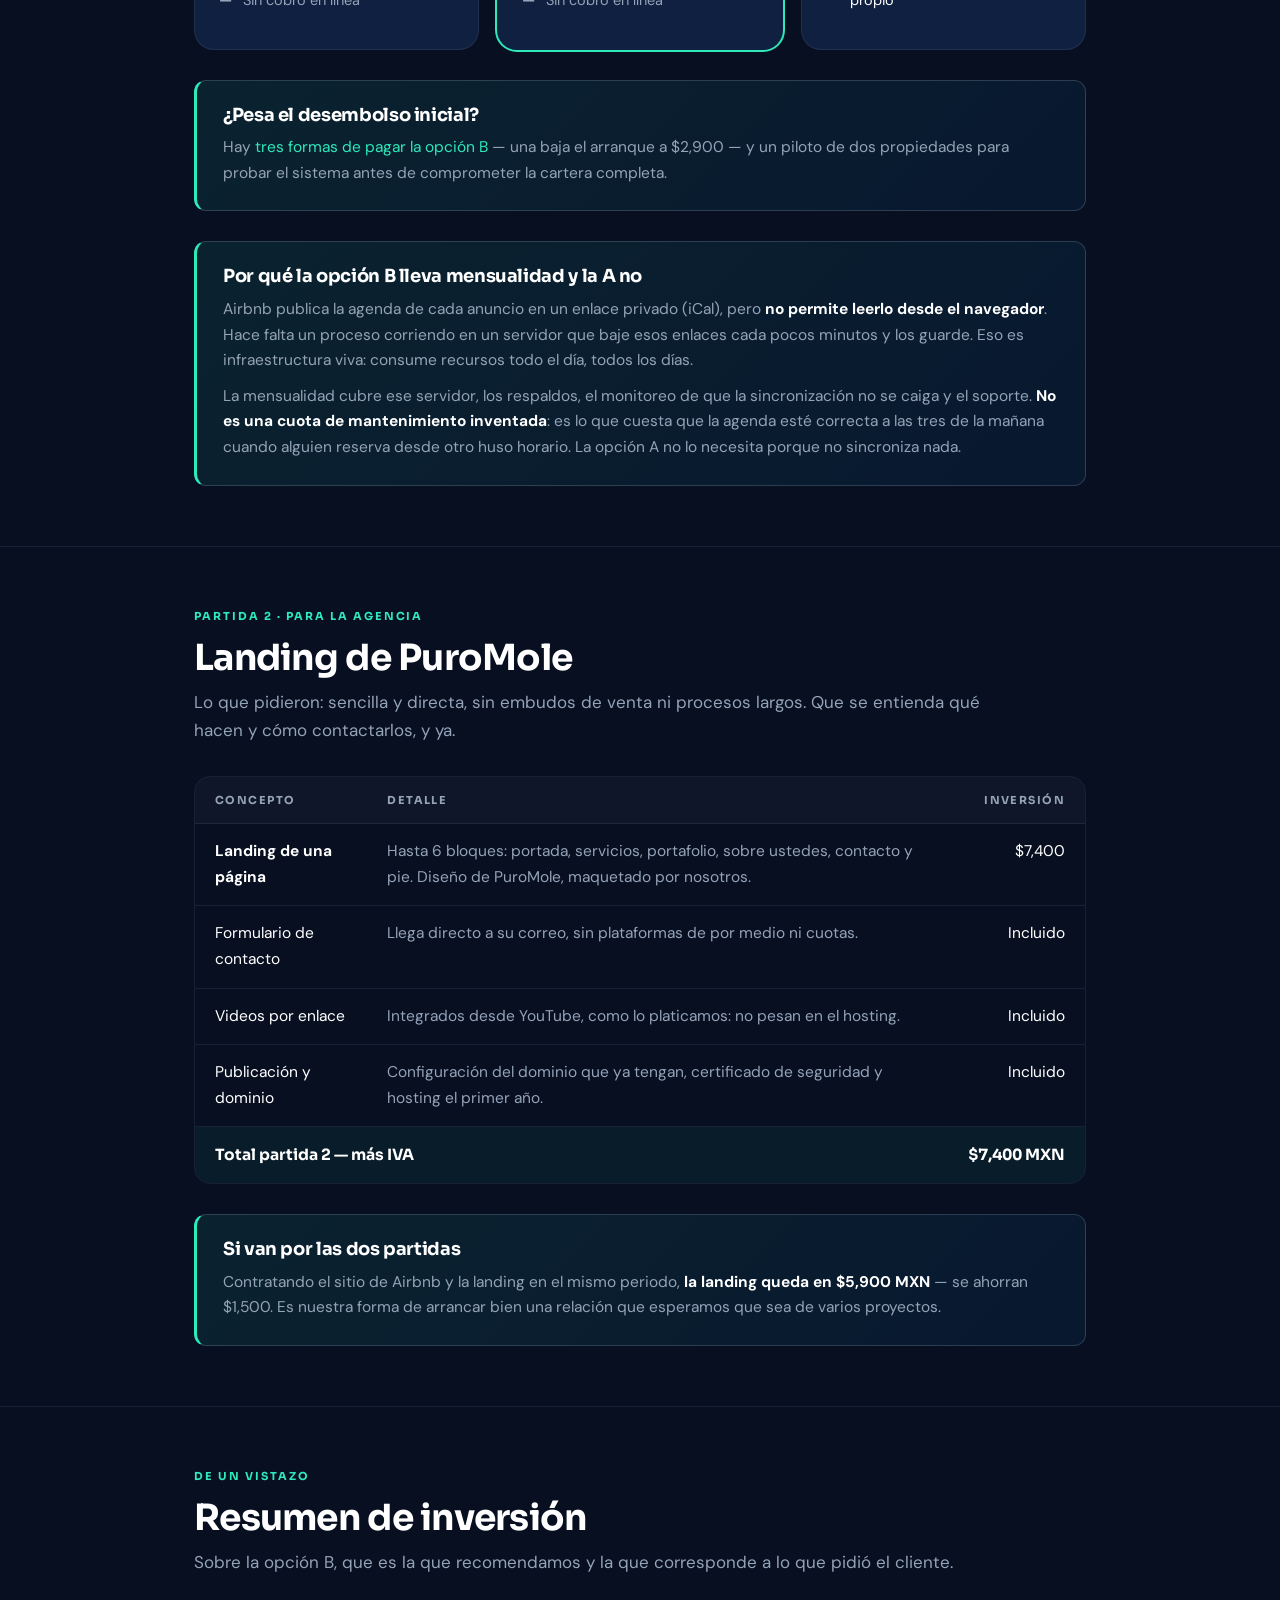
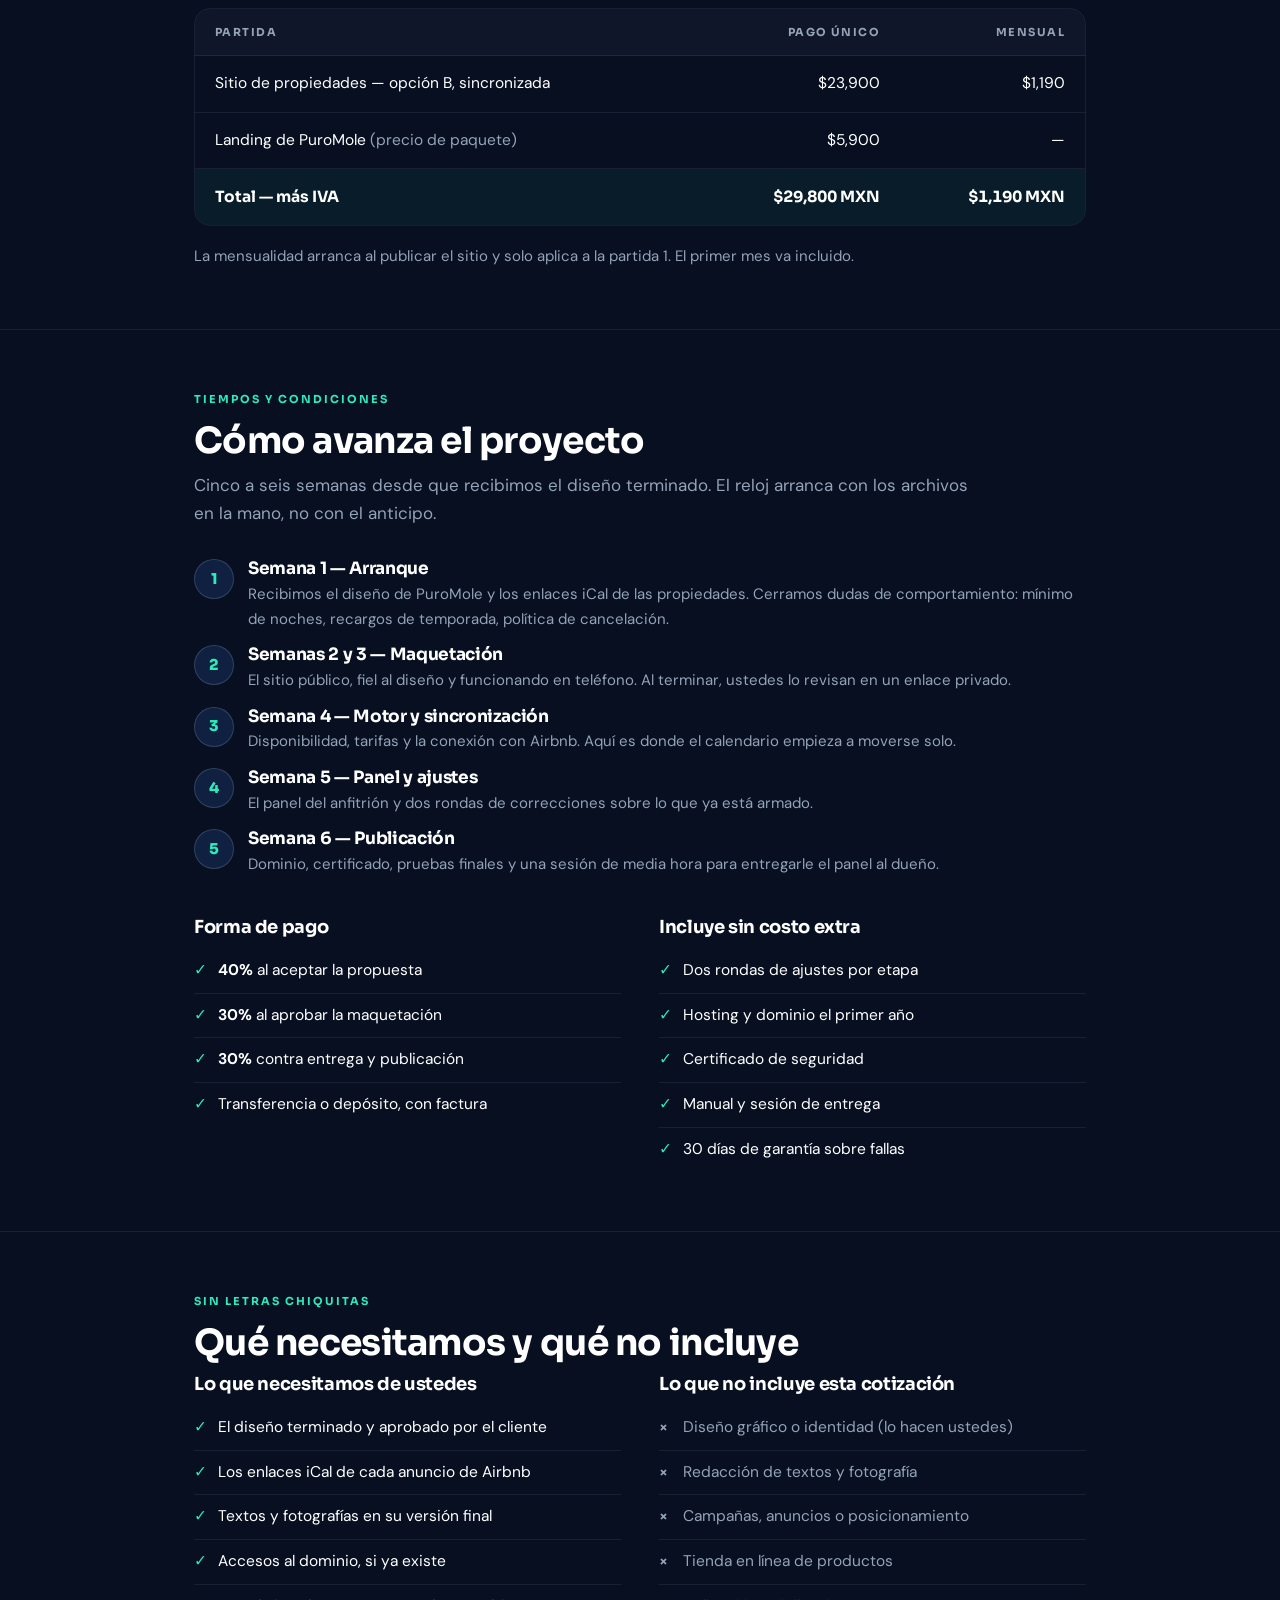
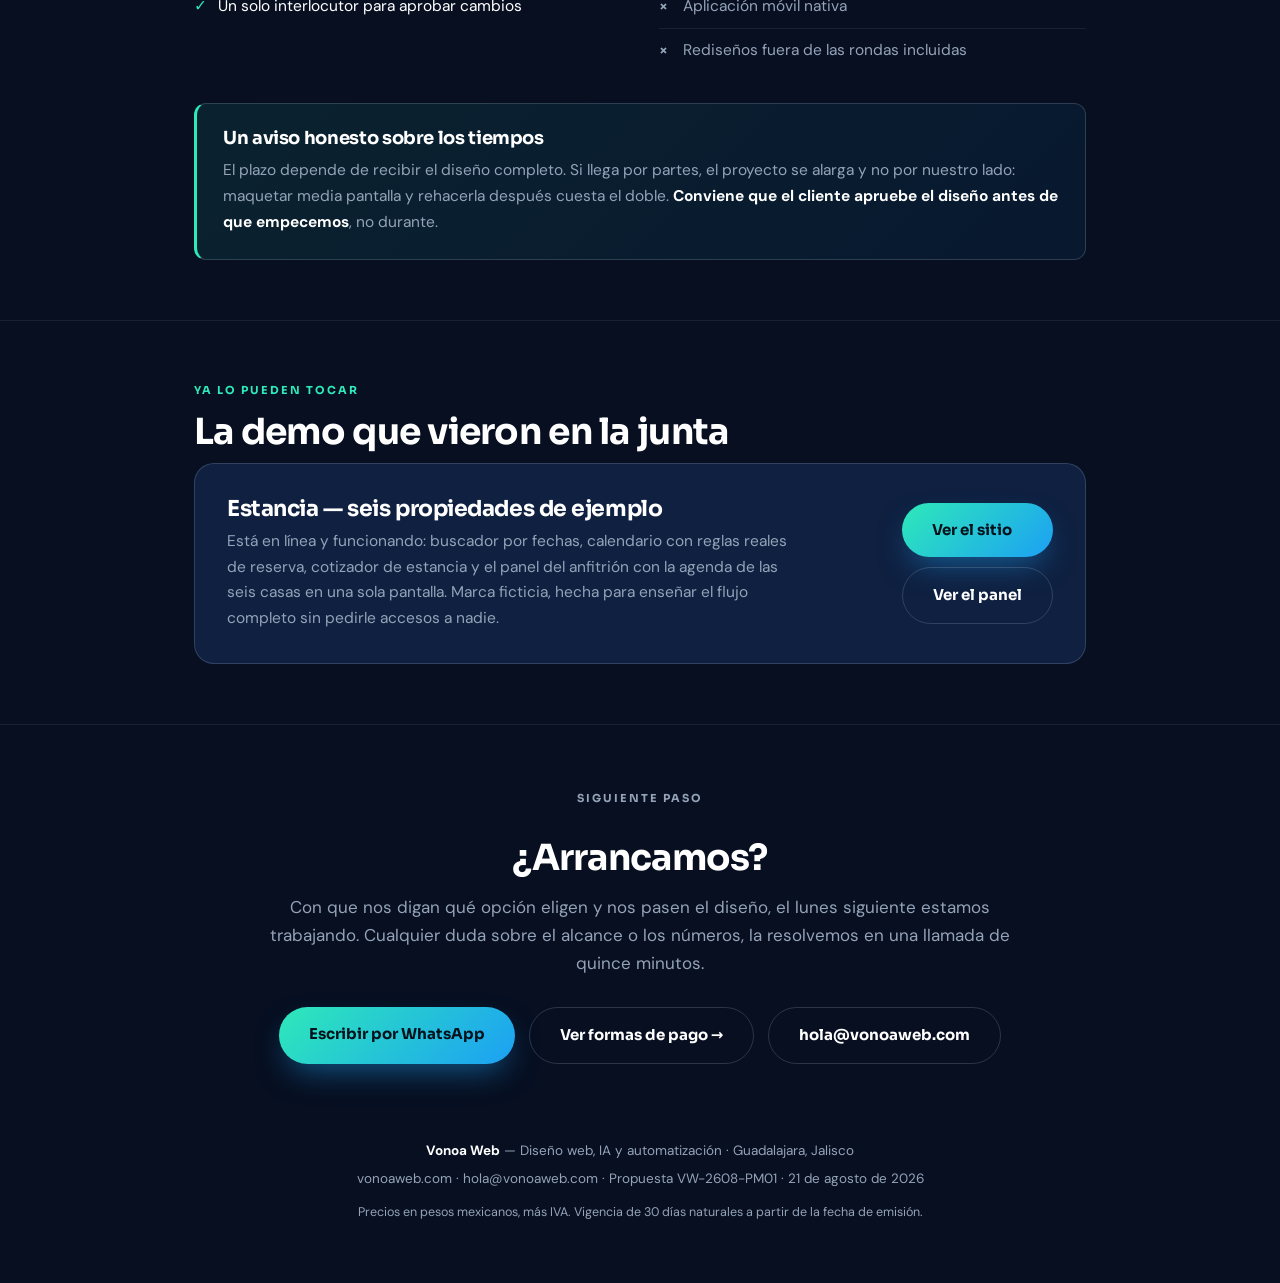
<file: propuesta.html>
<!DOCTYPE html>
<html lang="es">
<head>
<meta charset="UTF-8" />
<meta name="viewport" content="width=device-width, initial-scale=1.0" />
<title>Propuesta — Agencia PuroMole · Vonoa Web</title>
<meta name="description" content="Cotización para el sitio de propiedades con agenda de Airbnb y la landing de la agencia. Vonoa Web, agosto 2026." />
<meta name="robots" content="noindex, nofollow" />
<link rel="preconnect" href="https://fonts.googleapis.com" />
<link rel="preconnect" href="https://fonts.gstatic.com" crossorigin />
<link href="https://fonts.googleapis.com/css2?family=Sora:wght@400;600;700;800&family=DM+Sans:opsz,wght@9..40,400..700&display=swap" rel="stylesheet" />
<link rel="icon" type="image/svg+xml" href="data:image/svg+xml,%3Csvg xmlns='http://www.w3.org/2000/svg' viewBox='0 0 32 32'%3E%3Crect width='32' height='32' rx='7' fill='%23070F21'/%3E%3Cpath d='M8 10l8 13 8-13' fill='none' stroke='%232EE9B9' stroke-width='2.6' stroke-linecap='round' stroke-linejoin='round'/%3E%3C/svg%3E" />
<style>
/* ============================================
   VonoaWeb — Brand Kit v1.0
   ============================================ */
:root{
  --vw-deep-space:#070F21; --vw-navy:#02215D; --vw-cyan:#2EE9B9; --vw-blue:#1CA0F4;
  --vw-white:#fff; --vw-slate:#94A3B8; --vw-midnight:#0F2040;
  --vw-gradient:linear-gradient(135deg,#2EE9B9 0%,#1CA0F4 100%);
  --border:rgba(148,163,184,.12); --border-fuerte:rgba(148,163,184,.26);
  --font-display:'Sora',system-ui,sans-serif; --font-body:'DM Sans',system-ui,sans-serif;
  --radius-sm:8px; --radius-md:12px; --radius-lg:16px; --radius-xl:20px;
  --ease:cubic-bezier(.22,1,.36,1);
}
*{box-sizing:border-box;margin:0;padding:0}
body{
  background:var(--vw-deep-space); color:var(--vw-white);
  font-family:var(--font-body); font-size:17px; line-height:1.65;
  -webkit-font-smoothing:antialiased;
}
.env{max-width:940px;margin:0 auto;padding:0 24px}
h1,h2,h3,h4{font-family:var(--font-display);line-height:1.15;letter-spacing:-.02em}
a{color:var(--vw-cyan);text-decoration:none}
a:hover{text-decoration:underline}
strong{font-weight:700;color:var(--vw-white)}
.tenue{color:var(--vw-slate)}

/* ---------- marca ---------- */
.grad{background:var(--vw-gradient);-webkit-background-clip:text;background-clip:text;color:transparent}
.etiqueta{
  font-family:var(--font-display);font-size:11px;font-weight:700;
  letter-spacing:.18em;text-transform:uppercase;color:var(--vw-cyan);
}

/* ---------- portada ---------- */
.portada{
  padding:72px 0 56px;
  background:
    radial-gradient(900px 420px at 82% -10%,rgba(28,160,244,.20),transparent 62%),
    radial-gradient(700px 380px at 8% 4%,rgba(46,233,185,.13),transparent 60%);
  border-bottom:1px solid var(--border);
}
.marca{display:flex;align-items:center;gap:12px;margin-bottom:52px}
.marca__ico{width:38px;height:38px;flex:none}
.marca__txt{font-family:var(--font-display);font-weight:800;font-size:19px;letter-spacing:.02em}
.marca__txt span{color:var(--vw-slate);font-weight:600}
.portada h1{font-size:clamp(34px,5.4vw,54px);font-weight:800;margin:14px 0 20px;max-width:17ch}
.portada__bajada{font-size:19px;color:var(--vw-slate);max-width:60ch}
.meta{
  display:flex;flex-wrap:wrap;gap:10px 40px;margin-top:40px;
  padding-top:26px;border-top:1px solid var(--border);font-size:15px;
}
.meta div{min-width:130px}
.meta dt{font-family:var(--font-display);font-size:11px;font-weight:700;letter-spacing:.14em;text-transform:uppercase;color:var(--vw-slate);margin-bottom:5px}
.meta dd{font-weight:600}

/* ---------- secciones ---------- */
section{padding:60px 0;border-bottom:1px solid var(--border)}
section h2{font-size:clamp(26px,3.4vw,36px);font-weight:700;margin:12px 0 10px}
section > .env > p{max-width:66ch}
.sub{color:var(--vw-slate);margin-bottom:32px;max-width:66ch}

/* ---------- acuerdos ---------- */
.acuerdos{list-style:none;display:grid;gap:1px;background:var(--border);border:1px solid var(--border);border-radius:var(--radius-lg);overflow:hidden;margin-top:8px}
.acuerdos li{background:var(--vw-deep-space);padding:18px 22px;display:grid;grid-template-columns:26px 1fr;gap:14px;align-items:start}
.acuerdos li::before{content:"";width:9px;height:9px;border-radius:50%;background:var(--vw-gradient);margin-top:9px}

/* ---------- reparto ---------- */
.reparto{display:grid;grid-template-columns:1fr 1fr;gap:18px;margin-top:8px}
.reparto article{background:var(--vw-midnight);border:1px solid var(--border);border-radius:var(--radius-lg);padding:26px}
.reparto h3{font-size:19px;margin-bottom:6px}
.reparto p{font-size:15px;color:var(--vw-slate);margin-bottom:14px}
.reparto ul{list-style:none;font-size:15px}
.reparto li{padding:7px 0 7px 22px;position:relative;border-top:1px solid var(--border)}
.reparto li:first-child{border-top:0}
.reparto li::before{content:"→";position:absolute;left:0;color:var(--vw-cyan)}

/* ---------- opciones de precio ---------- */
.opciones{display:grid;grid-template-columns:repeat(3,1fr);gap:18px;margin-top:34px;align-items:start}
.op{
  background:var(--vw-midnight);border:1px solid var(--border);
  border-radius:var(--radius-xl);padding:28px 24px;display:flex;flex-direction:column;height:100%;
}
.op--reco{border-color:transparent;box-shadow:0 0 0 2px var(--vw-cyan);position:relative}
.op__sello{
  position:absolute;top:-11px;left:24px;background:var(--vw-gradient);color:#03121b;
  font-family:var(--font-display);font-size:10px;font-weight:800;letter-spacing:.13em;
  text-transform:uppercase;padding:4px 12px;border-radius:999px;
}
.op__letra{font-family:var(--font-display);font-size:11px;font-weight:700;letter-spacing:.16em;text-transform:uppercase;color:var(--vw-slate)}
.op h3{font-size:21px;margin:6px 0 8px}
.op__para{font-size:14px;color:var(--vw-slate);min-height:62px}
.op__precio{font-family:var(--font-display);font-size:33px;font-weight:800;margin:16px 0 2px;letter-spacing:-.03em}
.op__moneda{font-size:13px;color:var(--vw-slate);margin-bottom:4px}
.op__mes{font-size:14px;font-weight:600;color:var(--vw-cyan);margin-bottom:18px}
.op__mes--no{color:var(--vw-slate);font-weight:400}
.op ul{list-style:none;font-size:14.5px;margin-top:auto}
.op li{padding:8px 0 8px 24px;position:relative;border-top:1px solid var(--border)}
.op li::before{content:"✓";position:absolute;left:0;color:var(--vw-cyan);font-weight:700}
.op li.no{color:var(--vw-slate)}
.op li.no::before{content:"—";color:var(--vw-slate)}

/* ---------- aviso / nota ---------- */
.nota{
  background:linear-gradient(135deg,rgba(46,233,185,.09),rgba(28,160,244,.07));
  border:1px solid var(--border-fuerte);border-left:3px solid var(--vw-cyan);
  border-radius:var(--radius-md);padding:24px 26px;margin-top:30px;
}
.nota h3{font-size:18px;margin-bottom:10px}
.nota p{font-size:15.5px;color:var(--vw-slate)}
.nota p + p{margin-top:10px}
.nota strong{color:var(--vw-white)}

/* ---------- tabla ---------- */
.tabla-env{overflow-x:auto;max-width:100%;margin-top:8px;border:1px solid var(--border);border-radius:var(--radius-lg)}
table{width:100%;border-collapse:collapse;font-size:15.5px;min-width:460px}
th{
  font-family:var(--font-display);font-size:11px;font-weight:700;letter-spacing:.13em;
  text-transform:uppercase;color:var(--vw-slate);text-align:left;
  padding:14px 20px;background:rgba(148,163,184,.05);border-bottom:1px solid var(--border);
}
td{padding:15px 20px;border-bottom:1px solid var(--border);vertical-align:top}
tr:last-child td{border-bottom:0}
.num{text-align:right;font-variant-numeric:tabular-nums;white-space:nowrap}
.total td{background:rgba(46,233,185,.06);font-weight:700;font-family:var(--font-display)}

/* ---------- pasos ---------- */
.pasos{list-style:none;counter-reset:p;display:grid;gap:14px;margin-top:8px}
.pasos li{counter-increment:p;display:grid;grid-template-columns:38px 1fr;gap:16px;align-items:start}
.pasos li::before{
  content:counter(p);width:38px;height:38px;border-radius:50%;
  display:grid;place-items:center;font-family:var(--font-display);font-weight:800;font-size:15px;
  background:var(--vw-midnight);border:1px solid var(--border-fuerte);color:var(--vw-cyan);
}
.pasos h4{font-size:17px;margin-bottom:3px}
.pasos p{font-size:15px;color:var(--vw-slate)}

/* ---------- dos columnas ---------- */
.dupla{display:grid;grid-template-columns:1fr 1fr;gap:38px;margin-top:8px}
.dupla ul{list-style:none;font-size:15.5px}
.dupla li{padding:9px 0 9px 24px;position:relative;border-top:1px solid var(--border)}
.dupla li:first-child{border-top:0}
.si li::before{content:"✓";position:absolute;left:0;color:var(--vw-cyan);font-weight:700}
.no li{color:var(--vw-slate)}
.no li::before{content:"×";position:absolute;left:0;color:var(--vw-slate);font-weight:700}
.dupla h3{font-size:18px;margin-bottom:12px}

/* ---------- demo ---------- */
.demo{
  background:var(--vw-midnight);border:1px solid var(--border-fuerte);
  border-radius:var(--radius-xl);padding:32px;display:grid;
  grid-template-columns:1fr auto;gap:26px;align-items:center;margin-top:8px;
}
.demo h3{font-size:22px;margin-bottom:8px}
.demo p{font-size:15.5px;color:var(--vw-slate);max-width:52ch}
.btn{
  display:inline-block;background:var(--vw-gradient);color:#03121b;
  font-family:var(--font-display);font-weight:700;font-size:15px;
  padding:15px 30px;border-radius:999px;white-space:nowrap;
  box-shadow:0 14px 32px -10px rgba(28,160,244,.55);transition:transform .18s var(--ease);
}
.btn:hover{transform:translateY(-2px);text-decoration:none}
.btn--linea{background:transparent;color:var(--vw-white);border:1px solid var(--border-fuerte);box-shadow:none}

/* ---------- cierre ---------- */
.cierre{padding:64px 0 46px;border-bottom:0;text-align:center}
.cierre h2{margin-bottom:14px}
.cierre p{color:var(--vw-slate);max-width:56ch;margin:0 auto 30px}
.cierre__btns{display:flex;gap:14px;justify-content:center;flex-wrap:wrap}
.pie{padding:30px 0 60px;font-size:13.5px;color:var(--vw-slate);text-align:center}
.pie strong{color:var(--vw-white)}

/* ---------- responsive ---------- */
@media(max-width:860px){
  body{font-size:16px}
  .opciones,.reparto,.dupla{grid-template-columns:1fr}
  .demo{grid-template-columns:1fr}
  .op__para{min-height:0}
  section{padding:46px 0}
  .portada{padding:52px 0 42px}
}

/* ---------- impresion a PDF ---------- */
@media print{
  body{background:#fff;color:#0b1220;font-size:11.5pt}
  .portada{background:none;border-bottom:1px solid #c9d2e0}
  section{border-bottom:1px solid #e2e8f0;padding:22px 0;break-inside:avoid}
  h1,h2,h3,h4,strong,.marca__txt{color:#070F21}
  .tenue,.sub,.op__para,.pasos p,.nota p,.demo p,.cierre p,.pie{color:#475569}
  .op,.reparto article,.demo,.nota,.vw-mid{background:#f6f9fc;border:1px solid #d6dfeb}
  .op--reco{box-shadow:none;border:2px solid #1CA0F4}
  .op__sello,.btn{background:#1CA0F4;color:#fff;box-shadow:none}
  .grad{color:#02215D;-webkit-text-fill-color:#02215D}
  .etiqueta,.op li::before,.si li::before,.reparto li::before,.pasos li::before{color:#0284c7}
  th{background:#eef4fa;color:#475569}
  .cierre__btns{display:none}
  a{color:#02215D}
  a[href^="http"]::after{content:" (" attr(href) ")";font-size:9pt;color:#64748b}
}
</style>
</head>
<body>

<!-- ══════════ PORTADA ══════════ -->
<header class="portada">
  <div class="env">
    <div class="marca">
      <svg class="marca__ico" viewBox="0 0 32 32" aria-hidden="true">
        <rect width="32" height="32" rx="7" fill="#0F2040"/>
        <path d="M8 10l8 13 8-13" fill="none" stroke="url(#g)" stroke-width="2.8" stroke-linecap="round" stroke-linejoin="round"/>
        <defs><linearGradient id="g" x1="0" y1="0" x2="1" y2="1">
          <stop offset="0" stop-color="#2EE9B9"/><stop offset="1" stop-color="#1CA0F4"/>
        </linearGradient></defs>
      </svg>
      <span class="marca__txt">VONOA <span>WEB</span></span>
    </div>

    <p class="etiqueta">Propuesta de colaboración técnica</p>
    <h1>Sitios de reserva directa para <span class="grad">propiedades de Airbnb</span></h1>
    <p class="portada__bajada">
      Ustedes ponen el diseño y la marca. Nosotros ponemos el desarrollo y la lógica
      que hace que la agenda funcione sola.
    </p>

    <dl class="meta">
      <div><dt>Para</dt><dd>Agencia PuroMole</dd></div>
      <div><dt>Atención</dt><dd>Mariana Covarrubias</dd></div>
      <div><dt>Fecha</dt><dd>21 de agosto, 2026</dd></div>
      <div><dt>Vigencia</dt><dd>30 días naturales</dd></div>
      <div><dt>Folio</dt><dd>VW-2608-PM01</dd></div>
    </dl>
  </div>
</header>

<!-- ══════════ LO QUE ACORDAMOS ══════════ -->
<section>
  <div class="env">
    <p class="etiqueta">Punto de partida</p>
    <h2>Lo que acordamos en la junta</h2>
    <p class="sub">Para que quede por escrito antes de hablar de números.</p>

    <ul class="acuerdos">
      <li><span><strong>Nada de WordPress.</strong> Sitios ligeros y seguros, sin complementos que se rompan ni tiempos de carga que espanten. Desarrollo a la medida.</span></li>
      <li><span><strong>La agencia lleva diseño y marca.</strong> Es parte de su paquete de branding. Nosotros respetamos ese trabajo y lo llevamos a código tal cual.</span></li>
      <li><span><strong>Vonoa lleva desarrollo y lógica de interfaz.</strong> Calendarios, disponibilidad, precios y la sincronización con Airbnb.</span></li>
      <li><span><strong>El dueño de las propiedades actualiza precios y títulos solo.</strong> Sin tocar código y sin llamarle a nadie.</span></li>
      <li><span><strong>Los videos van por enlace de YouTube</strong>, no cargados al servidor: no pesan en el hosting ni frenan la carga.</span></li>
      <li><span><strong>En este proyecto no hay tienda en línea.</strong> El objetivo es la reserva directa, no un carrito de productos.</span></li>
    </ul>
  </div>
</section>

<!-- ══════════ EL REPARTO ══════════ -->
<section>
  <div class="env">
    <p class="etiqueta">Cómo trabajamos</p>
    <h2>Quién hace qué</h2>
    <p class="sub">
      La sinergia que platicamos, puesta en blanco y negro. Cada quien en lo suyo,
      sin pisarse ni duplicar horas.
    </p>

    <div class="reparto">
      <article>
        <h3>Agencia PuroMole</h3>
        <p>Todo lo que el cliente ve y reconoce como suyo.</p>
        <ul>
          <li>Identidad, logotipo y registro de marca</li>
          <li>Diseño de las pantallas (Figma, XD o el formato que usen)</li>
          <li>Textos, fotografía y video</li>
          <li>La relación con el cliente final</li>
        </ul>
      </article>
      <article>
        <h3>Vonoa Web</h3>
        <p>Todo lo que hace que funcione y siga funcionando.</p>
        <ul>
          <li>Maquetación fiel del diseño, responsiva</li>
          <li>Motor de disponibilidad, tarifas y reglas de reserva</li>
          <li>Sincronización con la agenda de Airbnb</li>
          <li>Panel para que el dueño edite sin ayuda</li>
          <li>Publicación, respaldos y soporte técnico</li>
        </ul>
      </article>
    </div>

    <div class="nota">
      <h3>Trabajo de marca blanca</h3>
      <p>
        Entregamos bajo la marca de PuroMole. No firmamos el sitio, no aparecemos ante
        el cliente final y no lo contactamos por fuera: <strong>la relación comercial es
        de ustedes</strong>. Si prefieren que estemos presentes en las juntas técnicas,
        ahí estamos, pero como parte de su equipo.
      </p>
    </div>
  </div>
</section>

<!-- ══════════ PARTIDA 1 ══════════ -->
<section>
  <div class="env">
    <p class="etiqueta">Partida 1 · Cliente de Airbnb</p>
    <h2>Sitio de propiedades con agenda sincronizada</h2>
    <p class="sub">
      Tres alcances según hasta dónde quieran llegar con la reserva directa.
      El precio es por el sitio completo, sin importar si son tres propiedades o diez.
    </p>

    <div class="opciones">

      <article class="op">
        <p class="op__letra">Opción A</p>
        <h3>Catálogo</h3>
        <p class="op__para">La agenda se actualiza a mano. Sirve si el dueño trae pocas propiedades y no le urge automatizar.</p>
        <p class="op__precio">$14,900</p>
        <p class="op__moneda">MXN · pago único · más IVA</p>
        <p class="op__mes op__mes--no">Sin costo mensual</p>
        <ul>
          <li>Sitio completo, responsivo</li>
          <li>Ficha por propiedad con galería</li>
          <li>Calendario de disponibilidad</li>
          <li>Buscador por fechas</li>
          <li>Cotizador de estancia automático</li>
          <li>Cierre por WhatsApp</li>
          <li>Panel de edición de precios y textos</li>
          <li class="no">Sin sincronización con Airbnb</li>
          <li class="no">Sin cobro en línea</li>
        </ul>
      </article>

      <article class="op op--reco">
        <span class="op__sello">Recomendada</span>
        <p class="op__letra">Opción B</p>
        <h3>Sincronizada</h3>
        <p class="op__para">La agenda de Airbnb se lee sola cada pocos minutos. Es lo que vieron en la demo y lo que el cliente pidió.</p>
        <p class="op__precio">$23,900</p>
        <p class="op__moneda">MXN · pago único · más IVA</p>
        <p class="op__mes">+ $1,190 MXN / mes</p>
        <ul>
          <li>Todo lo de la opción A</li>
          <li><strong>Sincronización automática con Airbnb</strong></li>
          <li>Bloqueo de noches en tiempo real</li>
          <li>Panel del anfitrión con toda la cartera</li>
          <li>Ocupación, ingresos y tarifa media</li>
          <li>Llegadas y salidas del día</li>
          <li>Servidor, respaldos y monitoreo</li>
          <li class="no">Sin cobro en línea</li>
        </ul>
      </article>

      <article class="op">
        <p class="op__letra">Opción C</p>
        <h3>Reserva directa</h3>
        <p class="op__para">El huésped paga en el sitio y la reserva se bloquea sola. Es la que de verdad esquiva la comisión de Airbnb.</p>
        <p class="op__precio">$34,900</p>
        <p class="op__moneda">MXN · pago único · más IVA</p>
        <p class="op__mes">+ $1,490 MXN / mes</p>
        <ul>
          <li>Todo lo de la opción B</li>
          <li><strong>Cobro en línea</strong> (Stripe o Mercado Pago)</li>
          <li>Anticipo o pago completo, a elegir</li>
          <li>Confirmación automática por correo</li>
          <li>Política de cancelación configurable</li>
          <li>La reserva bloquea la noche al instante</li>
          <li>Se devuelve a Airbnb por iCal propio</li>
        </ul>
      </article>

    </div>

    <div class="nota">
      <h3>&iquest;Pesa el desembolso inicial?</h3>
      <p>
        Hay <a href="propuesta-flexible.html">tres formas de pagar la opci&oacute;n B</a>
        &mdash; una baja el arranque a $2,900 &mdash; y un piloto de dos propiedades para
        probar el sistema antes de comprometer la cartera completa.
      </p>
    </div>

    <div class="nota">
      <h3>Por qué la opción B lleva mensualidad y la A no</h3>
      <p>
        Airbnb publica la agenda de cada anuncio en un enlace privado (iCal), pero
        <strong>no permite leerlo desde el navegador</strong>. Hace falta un proceso
        corriendo en un servidor que baje esos enlaces cada pocos minutos y los guarde.
        Eso es infraestructura viva: consume recursos todo el día, todos los días.
      </p>
      <p>
        La mensualidad cubre ese servidor, los respaldos, el monitoreo de que la
        sincronización no se caiga y el soporte. <strong>No es una cuota de mantenimiento
        inventada</strong>: es lo que cuesta que la agenda esté correcta a las tres de la
        mañana cuando alguien reserva desde otro huso horario. La opción A no lo necesita
        porque no sincroniza nada.
      </p>
    </div>
  </div>
</section>

<!-- ══════════ PARTIDA 2 ══════════ -->
<section>
  <div class="env">
    <p class="etiqueta">Partida 2 · Para la agencia</p>
    <h2>Landing de PuroMole</h2>
    <p class="sub">
      Lo que pidieron: sencilla y directa, sin embudos de venta ni procesos largos.
      Que se entienda qué hacen y cómo contactarlos, y ya.
    </p>

    <div class="tabla-env">
      <table>
        <thead>
          <tr><th>Concepto</th><th>Detalle</th><th class="num">Inversión</th></tr>
        </thead>
        <tbody>
          <tr>
            <td><strong>Landing de una página</strong></td>
            <td class="tenue">Hasta 6 bloques: portada, servicios, portafolio, sobre ustedes, contacto y pie. Diseño de PuroMole, maquetado por nosotros.</td>
            <td class="num">$7,400</td>
          </tr>
          <tr>
            <td>Formulario de contacto</td>
            <td class="tenue">Llega directo a su correo, sin plataformas de por medio ni cuotas.</td>
            <td class="num">Incluido</td>
          </tr>
          <tr>
            <td>Videos por enlace</td>
            <td class="tenue">Integrados desde YouTube, como lo platicamos: no pesan en el hosting.</td>
            <td class="num">Incluido</td>
          </tr>
          <tr>
            <td>Publicación y dominio</td>
            <td class="tenue">Configuración del dominio que ya tengan, certificado de seguridad y hosting el primer año.</td>
            <td class="num">Incluido</td>
          </tr>
          <tr class="total">
            <td colspan="2">Total partida 2 &mdash; más IVA</td>
            <td class="num">$7,400 MXN</td>
          </tr>
        </tbody>
      </table>
    </div>

    <div class="nota">
      <h3>Si van por las dos partidas</h3>
      <p>
        Contratando el sitio de Airbnb y la landing en el mismo periodo,
        <strong>la landing queda en $5,900 MXN</strong> — se ahorran $1,500. Es nuestra
        forma de arrancar bien una relación que esperamos que sea de varios proyectos.
      </p>
    </div>
  </div>
</section>

<!-- ══════════ RESUMEN ══════════ -->
<section>
  <div class="env">
    <p class="etiqueta">De un vistazo</p>
    <h2>Resumen de inversión</h2>
    <p class="sub">Sobre la opción B, que es la que recomendamos y la que corresponde a lo que pidió el cliente.</p>

    <div class="tabla-env">
      <table>
        <thead>
          <tr><th>Partida</th><th class="num">Pago único</th><th class="num">Mensual</th></tr>
        </thead>
        <tbody>
          <tr><td>Sitio de propiedades &mdash; opción B, sincronizada</td><td class="num">$23,900</td><td class="num">$1,190</td></tr>
          <tr><td>Landing de PuroMole <span class="tenue">(precio de paquete)</span></td><td class="num">$5,900</td><td class="num">&mdash;</td></tr>
          <tr class="total"><td>Total &mdash; más IVA</td><td class="num">$29,800 MXN</td><td class="num">$1,190 MXN</td></tr>
        </tbody>
      </table>
    </div>

    <p class="tenue" style="margin-top:18px;font-size:15px">
      La mensualidad arranca al publicar el sitio y solo aplica a la partida 1.
      El primer mes va incluido.
    </p>
  </div>
</section>

<!-- ══════════ PLAZOS Y PAGO ══════════ -->
<section>
  <div class="env">
    <p class="etiqueta">Tiempos y condiciones</p>
    <h2>Cómo avanza el proyecto</h2>
    <p class="sub">
      Cinco a seis semanas desde que recibimos el diseño terminado. El reloj arranca
      con los archivos en la mano, no con el anticipo.
    </p>

    <ol class="pasos">
      <li><div><h4>Semana 1 &mdash; Arranque</h4><p>Recibimos el diseño de PuroMole y los enlaces iCal de las propiedades. Cerramos dudas de comportamiento: mínimo de noches, recargos de temporada, política de cancelación.</p></div></li>
      <li><div><h4>Semanas 2 y 3 &mdash; Maquetación</h4><p>El sitio público, fiel al diseño y funcionando en teléfono. Al terminar, ustedes lo revisan en un enlace privado.</p></div></li>
      <li><div><h4>Semana 4 &mdash; Motor y sincronización</h4><p>Disponibilidad, tarifas y la conexión con Airbnb. Aquí es donde el calendario empieza a moverse solo.</p></div></li>
      <li><div><h4>Semana 5 &mdash; Panel y ajustes</h4><p>El panel del anfitrión y dos rondas de correcciones sobre lo que ya está armado.</p></div></li>
      <li><div><h4>Semana 6 &mdash; Publicación</h4><p>Dominio, certificado, pruebas finales y una sesión de media hora para entregarle el panel al dueño.</p></div></li>
    </ol>

    <div class="dupla" style="margin-top:40px">
      <div>
        <h3>Forma de pago</h3>
        <ul class="si">
          <li><strong>40%</strong> al aceptar la propuesta</li>
          <li><strong>30%</strong> al aprobar la maquetación</li>
          <li><strong>30%</strong> contra entrega y publicación</li>
          <li>Transferencia o depósito, con factura</li>
        </ul>
      </div>
      <div>
        <h3>Incluye sin costo extra</h3>
        <ul class="si">
          <li>Dos rondas de ajustes por etapa</li>
          <li>Hosting y dominio el primer año</li>
          <li>Certificado de seguridad</li>
          <li>Manual y sesión de entrega</li>
          <li>30 días de garantía sobre fallas</li>
        </ul>
      </div>
    </div>
  </div>
</section>

<!-- ══════════ ALCANCE ══════════ -->
<section>
  <div class="env">
    <p class="etiqueta">Sin letras chiquitas</p>
    <h2>Qué necesitamos y qué no incluye</h2>

    <div class="dupla">
      <div>
        <h3>Lo que necesitamos de ustedes</h3>
        <ul class="si">
          <li>El diseño terminado y aprobado por el cliente</li>
          <li>Los enlaces iCal de cada anuncio de Airbnb</li>
          <li>Textos y fotografías en su versión final</li>
          <li>Accesos al dominio, si ya existe</li>
          <li>Un solo interlocutor para aprobar cambios</li>
        </ul>
      </div>
      <div>
        <h3>Lo que no incluye esta cotización</h3>
        <ul class="no">
          <li>Diseño gráfico o identidad (lo hacen ustedes)</li>
          <li>Redacción de textos y fotografía</li>
          <li>Campañas, anuncios o posicionamiento</li>
          <li>Tienda en línea de productos</li>
          <li>Aplicación móvil nativa</li>
          <li>Rediseños fuera de las rondas incluidas</li>
        </ul>
      </div>
    </div>

    <div class="nota">
      <h3>Un aviso honesto sobre los tiempos</h3>
      <p>
        El plazo depende de recibir el diseño completo. Si llega por partes, el proyecto
        se alarga y no por nuestro lado: maquetar media pantalla y rehacerla después
        cuesta el doble. <strong>Conviene que el cliente apruebe el diseño antes de que
        empecemos</strong>, no durante.
      </p>
    </div>
  </div>
</section>

<!-- ══════════ DEMO ══════════ -->
<section>
  <div class="env">
    <p class="etiqueta">Ya lo pueden tocar</p>
    <h2>La demo que vieron en la junta</h2>

    <div class="demo">
      <div>
        <h3>Estancia &mdash; seis propiedades de ejemplo</h3>
        <p>
          Está en línea y funcionando: buscador por fechas, calendario con reglas
          reales de reserva, cotizador de estancia y el panel del anfitrión con la
          agenda de las seis casas en una sola pantalla. Marca ficticia, hecha para
          enseñar el flujo completo sin pedirle accesos a nadie.
        </p>
      </div>
      <div style="display:flex;flex-direction:column;gap:10px">
        <a class="btn" href="https://vonoaweb.github.io/estancia-demo/" target="_blank" rel="noopener">Ver el sitio</a>
        <a class="btn btn--linea" href="https://vonoaweb.github.io/estancia-demo/panel.html" target="_blank" rel="noopener">Ver el panel</a>
      </div>
    </div>
  </div>
</section>

<!-- ══════════ CIERRE ══════════ -->
<section class="cierre">
  <div class="env">
    <p class="etiqueta">Siguiente paso</p>
    <h2>¿Arrancamos?</h2>
    <p>
      Con que nos digan qué opción eligen y nos pasen el diseño, el lunes siguiente
      estamos trabajando. Cualquier duda sobre el alcance o los números, la resolvemos
      en una llamada de quince minutos.
    </p>
    <div class="cierre__btns">
      <a class="btn" href="https://wa.me/5215644645574?text=Hola%20Vonoa%2C%20vimos%20la%20propuesta%20del%20proyecto%20de%20Airbnb" target="_blank" rel="noopener">Escribir por WhatsApp</a>
      <a class="btn btn--linea" href="propuesta-flexible.html">Ver formas de pago &rarr;</a>
      <a class="btn btn--linea" href="mailto:hola@vonoaweb.com?subject=Propuesta%20VW-2608-PM01%20—%20Agencia%20PuroMole">hola@vonoaweb.com</a>
    </div>
  </div>
</section>

<footer class="pie">
  <div class="env">
    <p><strong>Vonoa Web</strong> &mdash; Diseño web, IA y automatización · Guadalajara, Jalisco</p>
    <p style="margin-top:6px">
      vonoaweb.com · hola@vonoaweb.com · Propuesta VW-2608-PM01 · 21 de agosto de 2026
    </p>
    <p style="margin-top:12px;font-size:12.5px">
      Precios en pesos mexicanos, más IVA. Vigencia de 30 días naturales a partir de la fecha de emisión.
    </p>
  </div>
</footer>

</body>
</html>
</file>
<file: css/styles.css>
/* ==========================================================================
   Estancia — hoja de estilo unica
   Papel, tinta y un solo acento. Sin librerias.
   ========================================================================== */

:root {
  --papel: #faf9f6;
  --papel-2: #f2f0ea;
  --blanco: #ffffff;
  --tinta: #1a1a17;
  --tinta-2: #56534d;
  --tinta-3: #8a857d;
  --linea: #e4e0d8;
  --linea-fuerte: #d5d0c5;
  --acento: #2e4a3d;
  --acento-2: #3d6153;
  --acento-suave: #eaf0ec;
  --alerta: #a4472f;

  --serif: 'Fraunces', 'Georgia', serif;
  --sans: 'Inter', -apple-system, BlinkMacSystemFont, 'Segoe UI', sans-serif;

  --r: 3px;
  --r-lg: 6px;
  --sombra: 0 18px 44px -22px rgba(26, 26, 23, 0.35);
  --sombra-suave: 0 2px 14px -6px rgba(26, 26, 23, 0.18);
  --transicion: 0.35s cubic-bezier(0.22, 0.7, 0.2, 1);
  --alto-encabezado: 74px;
}

*,
*::before,
*::after { box-sizing: border-box; }

* { margin: 0; padding: 0; }

html {
  scroll-behavior: smooth;
  scroll-padding-top: calc(var(--alto-encabezado) + 16px);
  -webkit-text-size-adjust: 100%;
}

body {
  background: var(--papel);
  color: var(--tinta);
  font-family: var(--sans);
  font-size: 16px;
  line-height: 1.6;
  font-weight: 400;
  -webkit-font-smoothing: antialiased;
  overflow-x: hidden;
}

img { display: block; max-width: 100%; height: auto; }
a { color: inherit; text-decoration: none; }
button, input, select, textarea { font: inherit; color: inherit; }
button { background: none; border: 0; cursor: pointer; }
ul, ol { list-style: none; }

::selection { background: var(--acento); color: var(--papel); }

:focus-visible {
  outline: 2px solid var(--acento);
  outline-offset: 3px;
  border-radius: 2px;
}

/* ---------- tipografia ---------- */

h1, h2, h3, .serif {
  font-family: var(--serif);
  font-weight: 300;
  letter-spacing: -0.02em;
  line-height: 1.04;
  font-variation-settings: 'SOFT' 0, 'WONK' 0;
}

h1 { font-size: clamp(2.7rem, 6.4vw, 4.8rem); }
h2 { font-size: clamp(2rem, 4.2vw, 3.15rem); }
h3 { font-size: clamp(1.15rem, 2vw, 1.4rem); line-height: 1.2; }

.antetitulo {
  font-family: var(--sans);
  font-size: 0.7rem;
  font-weight: 500;
  letter-spacing: 0.18em;
  text-transform: uppercase;
  color: var(--tinta-3);
  display: block;
  margin-bottom: 22px;
}

.entrada { font-size: clamp(1rem, 1.5vw, 1.12rem); color: var(--tinta-2); max-width: 56ch; }
.tenue { color: var(--tinta-3); }
.min { font-size: 0.85rem; }

/* ---------- estructura ---------- */

.contenedor {
  width: 100%;
  max-width: 1240px;
  margin: 0 auto;
  padding: 0 clamp(20px, 5vw, 48px);
}

.seccion { padding: clamp(70px, 9vw, 130px) 0; }
.seccion--corta { padding: clamp(52px, 6vw, 84px) 0; }
.seccion--linea { border-top: 1px solid var(--linea); }

.encabezado-seccion {
  display: flex;
  align-items: flex-end;
  justify-content: space-between;
  gap: 32px;
  flex-wrap: wrap;
  margin-bottom: clamp(36px, 5vw, 60px);
}
.encabezado-seccion p { max-width: 46ch; color: var(--tinta-2); }

/* ---------- botones ---------- */

.btn {
  display: inline-flex;
  align-items: center;
  justify-content: center;
  gap: 10px;
  padding: 14px 24px;
  border-radius: var(--r);
  font-size: 0.9rem;
  font-weight: 500;
  letter-spacing: 0.01em;
  transition: background var(--transicion), color var(--transicion), border-color var(--transicion), transform var(--transicion);
  white-space: nowrap;
}
.btn svg { width: 17px; height: 17px; flex: none; }

.btn--solido { background: var(--tinta); color: var(--papel); }
.btn--solido:hover { background: var(--acento); }

.btn--acento { background: var(--acento); color: var(--papel); }
.btn--acento:hover { background: var(--acento-2); }

.btn--linea { border: 1px solid var(--linea-fuerte); color: var(--tinta); }
.btn--linea:hover { border-color: var(--tinta); background: var(--blanco); }

.btn--claro { background: var(--papel); color: var(--tinta); }
.btn--claro:hover { background: var(--blanco); }

.btn--bloque { width: 100%; }
.btn--grande { padding: 17px 30px; font-size: 0.95rem; }
.btn[disabled] { opacity: 0.45; cursor: not-allowed; }

.enlace {
  display: inline-flex;
  align-items: center;
  gap: 8px;
  font-size: 0.88rem;
  font-weight: 500;
  border-bottom: 1px solid var(--linea-fuerte);
  padding-bottom: 3px;
  transition: border-color var(--transicion), color var(--transicion);
}
.enlace:hover { border-color: var(--tinta); }
.enlace svg { width: 15px; height: 15px; transition: transform var(--transicion); }
.enlace:hover svg { transform: translateX(4px); }

/* ---------- encabezado ---------- */

.encabezado {
  position: fixed;
  inset: 0 0 auto 0;
  z-index: 60;
  height: var(--alto-encabezado);
  display: flex;
  align-items: center;
  transition: background var(--transicion), border-color var(--transicion);
  border-bottom: 1px solid transparent;
}
.encabezado--solido {
  background: rgba(250, 249, 246, 0.9);
  backdrop-filter: saturate(140%) blur(12px);
  border-bottom-color: var(--linea);
}
.encabezado__fila {
  display: flex;
  align-items: center;
  justify-content: space-between;
  gap: 28px;
  width: 100%;
}

.logo { display: flex; align-items: baseline; gap: 9px; }
.logo__nombre { font-family: var(--serif); font-size: 1.32rem; letter-spacing: -0.01em; }
.logo__sub {
  font-size: 0.6rem;
  letter-spacing: 0.2em;
  text-transform: uppercase;
  color: var(--tinta-3);
  padding-bottom: 2px;
}

.nav { display: flex; align-items: center; gap: 30px; }
.nav a {
  font-size: 0.88rem;
  color: var(--tinta-2);
  transition: color var(--transicion);
  position: relative;
}
.nav a::after {
  content: '';
  position: absolute;
  left: 0;
  bottom: -5px;
  width: 0;
  height: 1px;
  background: var(--tinta);
  transition: width var(--transicion);
}
.nav a:hover { color: var(--tinta); }
.nav a:hover::after { width: 100%; }

.encabezado__acciones { display: flex; align-items: center; gap: 14px; }

.menu-btn { display: none; width: 40px; height: 40px; position: relative; }
.menu-btn span {
  position: absolute;
  left: 9px;
  width: 22px;
  height: 1.5px;
  background: var(--tinta);
  transition: transform var(--transicion), opacity var(--transicion);
}
.menu-btn span:nth-child(1) { top: 15px; }
.menu-btn span:nth-child(2) { top: 21px; }
.menu-btn span:nth-child(3) { top: 27px; }
.menu-abierto .menu-btn span:nth-child(1) { transform: translateY(6px) rotate(45deg); }
.menu-abierto .menu-btn span:nth-child(2) { opacity: 0; }
.menu-abierto .menu-btn span:nth-child(3) { transform: translateY(-6px) rotate(-45deg); }

/* ---------- portada ---------- */

.portada { padding: calc(var(--alto-encabezado) + clamp(42px, 6.5vw, 84px)) 0 0; }
.portada__alto {
  display: grid;
  grid-template-columns: 1.45fr 1fr;
  gap: clamp(26px, 4vw, 64px);
  align-items: end;
}
.portada h1 em { font-style: italic; font-weight: 300; }
.portada__bajada {
  margin-bottom: 10px;
  max-width: 42ch;
  font-size: clamp(1rem, 1.3vw, 1.1rem);
  color: var(--tinta-2);
}

.portada__marco {
  margin-top: clamp(40px, 6vw, 72px);
  position: relative;
  border-radius: var(--r-lg);
  overflow: hidden;
  aspect-ratio: 21 / 9;
  background: var(--papel-2);
}
.portada__marco img { width: 100%; height: 100%; object-fit: cover; }
.portada__sello {
  position: absolute;
  left: 24px;
  bottom: 24px;
  display: flex;
  align-items: center;
  gap: 10px;
  padding: 10px 16px;
  border-radius: 999px;
  background: rgba(250, 249, 246, 0.94);
  backdrop-filter: blur(8px);
  font-size: 0.78rem;
  font-weight: 500;
}

/* ---------- buscador ---------- */

.buscador {
  margin-top: clamp(34px, 4vw, 46px);
  background: var(--blanco);
  border: 1px solid var(--linea);
  border-radius: var(--r-lg);
  box-shadow: var(--sombra-suave);
  display: grid;
  grid-template-columns: 1.1fr 1.1fr 0.9fr auto;
  align-items: stretch;
  position: relative;
  max-width: 880px;
}
.buscador__campo {
  padding: 15px 22px;
  border-right: 1px solid var(--linea);
  text-align: left;
  display: flex;
  flex-direction: column;
  gap: 3px;
  transition: background var(--transicion);
  min-width: 0;
}
.buscador__campo:hover { background: var(--papel); }
.buscador__campo.activo { background: var(--papel); }
.buscador__campo > span {
  font-size: 0.64rem;
  letter-spacing: 0.16em;
  text-transform: uppercase;
  color: var(--tinta-3);
}
.buscador__campo strong,
.buscador__campo select {
  font-size: 0.94rem;
  font-weight: 500;
  border: 0;
  background: none;
  padding: 0;
  cursor: pointer;
  white-space: nowrap;
  overflow: hidden;
  text-overflow: ellipsis;
}
.buscador__campo strong:not(.puesto) { color: var(--tinta-3); font-weight: 400; }
.buscador__accion { padding: 10px; display: flex; align-items: center; }
.buscador__accion .btn { height: 100%; padding-inline: 26px; }

.buscador__popover {
  position: absolute;
  top: calc(100% + 10px);
  left: 0;
  z-index: 40;
  background: var(--blanco);
  border: 1px solid var(--linea);
  border-radius: var(--r-lg);
  box-shadow: var(--sombra);
  padding: 18px 20px 14px;
  display: none;
}
.buscador__popover.abierto { display: block; }
.buscador__popover-pie {
  display: flex;
  justify-content: space-between;
  align-items: center;
  gap: 16px;
  border-top: 1px solid var(--linea);
  margin-top: 8px;
  padding-top: 12px;
}

.buscador__resultado {
  margin-top: 18px;
  font-size: 0.88rem;
  color: var(--tinta-2);
  display: flex;
  align-items: center;
  gap: 14px;
  flex-wrap: wrap;
  min-height: 22px;
}
.buscador__resultado button { text-decoration: underline; text-underline-offset: 3px; font-size: 0.85rem; }

/* ---------- cifras ---------- */

.cifras {
  display: grid;
  grid-template-columns: repeat(4, 1fr);
  gap: 1px;
  background: var(--linea);
  border: 1px solid var(--linea);
  border-radius: var(--r-lg);
  overflow: hidden;
}
.cifra { background: var(--papel); padding: 28px 26px; }
.cifra strong {
  font-family: var(--serif);
  font-size: clamp(1.9rem, 3vw, 2.5rem);
  font-weight: 300;
  display: block;
  line-height: 1;
}
.cifra span { font-size: 0.8rem; color: var(--tinta-3); display: block; margin-top: 10px; }

/* ---------- filtros ---------- */

.filtros { display: flex; gap: 8px; flex-wrap: wrap; }
.chip {
  padding: 8px 16px;
  border: 1px solid var(--linea-fuerte);
  border-radius: 999px;
  font-size: 0.83rem;
  color: var(--tinta-2);
  transition: all var(--transicion);
}
.chip:hover { border-color: var(--tinta); color: var(--tinta); }
.chip.activo { background: var(--tinta); border-color: var(--tinta); color: var(--papel); }

/* ---------- cartera ---------- */

.cartera {
  display: grid;
  grid-template-columns: repeat(3, 1fr);
  gap: clamp(28px, 3vw, 40px) clamp(20px, 2.4vw, 32px);
}

.ficha { display: block; position: relative; }
.ficha__marco {
  position: relative;
  aspect-ratio: 4 / 3;
  border-radius: var(--r-lg);
  overflow: hidden;
  background: var(--papel-2);
}
.ficha__marco img {
  width: 100%;
  height: 100%;
  object-fit: cover;
  transition: transform 0.7s cubic-bezier(0.22, 0.7, 0.2, 1);
}
.ficha:hover .ficha__marco img { transform: scale(1.045); }

.ficha__etiqueta {
  position: absolute;
  top: 14px;
  left: 14px;
  background: rgba(250, 249, 246, 0.94);
  backdrop-filter: blur(6px);
  padding: 6px 12px;
  border-radius: 999px;
  font-size: 0.72rem;
  font-weight: 500;
  letter-spacing: 0.02em;
}
.ficha__etiqueta--libre { background: var(--acento); color: var(--papel); }

.ficha__cuerpo { padding-top: 16px; }
.ficha__titulo {
  display: flex;
  align-items: baseline;
  justify-content: space-between;
  gap: 14px;
}
.ficha__titulo h3 { font-size: 1.18rem; }
.ficha__rating { font-size: 0.84rem; display: flex; align-items: center; gap: 5px; white-space: nowrap; }
.ficha__rating svg { width: 12px; height: 12px; fill: var(--tinta); }
.ficha__zona { font-size: 0.87rem; color: var(--tinta-3); margin-top: 5px; }
.ficha__meta { font-size: 0.83rem; color: var(--tinta-3); margin-top: 3px; }
.ficha__precio {
  margin-top: 12px;
  font-size: 0.9rem;
  display: flex;
  align-items: baseline;
  gap: 6px;
  border-top: 1px solid var(--linea);
  padding-top: 12px;
}
.ficha__precio strong { font-weight: 600; }
.ficha--oculta { display: none; }

.vacio {
  grid-column: 1 / -1;
  text-align: center;
  padding: 60px 20px;
  border: 1px dashed var(--linea-fuerte);
  border-radius: var(--r-lg);
  color: var(--tinta-2);
}

/* ---------- calendario ---------- */

.cal { --celda: 40px; user-select: none; }

.cal__barra {
  display: flex;
  align-items: center;
  justify-content: space-between;
  gap: 12px;
  margin-bottom: 14px;
}
.cal__meses-titulo {
  flex: 1;
  display: flex;
  justify-content: space-around;
  gap: 20px;
}
.cal__meses-titulo span {
  font-size: 0.92rem;
  font-weight: 500;
  text-align: center;
  flex: 1;
}
.cal__nav {
  width: 32px;
  height: 32px;
  border: 1px solid var(--linea);
  border-radius: 999px;
  display: grid;
  place-items: center;
  transition: border-color var(--transicion), background var(--transicion);
  flex: none;
}
.cal__nav:hover { border-color: var(--tinta); background: var(--blanco); }
.cal__nav svg { width: 15px; height: 15px; fill: none; stroke: currentColor; stroke-width: 1.5; stroke-linecap: round; stroke-linejoin: round; }

.cal__meses { display: flex; gap: 30px; }
.cal__mes { flex: 1; min-width: 0; }

.cal__semana, .cal__grid { display: grid; grid-template-columns: repeat(7, 1fr); }
.cal__semana {
  margin-bottom: 6px;
  border-bottom: 1px solid var(--linea);
  padding-bottom: 8px;
}
.cal__semana span {
  text-align: center;
  font-size: 0.68rem;
  letter-spacing: 0.08em;
  color: var(--tinta-3);
  text-transform: uppercase;
}
.cal__semana .es-finde { color: var(--tinta-2); }

.cal__grid { gap: 2px; }
.cal__hueco { aspect-ratio: 1; }

.cal__dia {
  aspect-ratio: 1;
  display: grid;
  place-items: center;
  font-size: 0.85rem;
  border-radius: var(--r);
  position: relative;
  transition: background var(--transicion), color var(--transicion);
}
button.cal__dia:not([disabled]):hover { background: var(--papel-2); }

.cal__dia--pasado { color: var(--linea-fuerte); }
.cal__dia--ocupado {
  color: var(--tinta-3);
  text-decoration: line-through;
  text-decoration-color: var(--alerta);
  text-decoration-thickness: 1px;
}
.cal__dia--hoy::after {
  content: '';
  position: absolute;
  bottom: 5px;
  width: 3px;
  height: 3px;
  border-radius: 999px;
  background: var(--tinta-3);
}

.cal__dia--rango { background: var(--acento-suave); border-radius: 0; }
.cal__dia--entrada,
.cal__dia--salida { background: var(--acento) !important; color: var(--papel); }
.cal__dia--entrada { border-radius: var(--r) 0 0 var(--r); }
.cal__dia--salida { border-radius: 0 var(--r) var(--r) 0; }
.cal__dia--entrada.cal__dia--salida { border-radius: var(--r); }
.cal__dia--tentativo { opacity: 0.75; }
.cal__dia--salida.cal__dia--ocupado { text-decoration: none; }

.cal__pie {
  display: flex;
  align-items: center;
  justify-content: space-between;
  gap: 16px;
  flex-wrap: wrap;
  margin-top: 14px;
  padding-top: 12px;
  border-top: 1px solid var(--linea);
  min-height: 40px;
}
.cal__leyenda { display: flex; gap: 18px; font-size: 0.76rem; color: var(--tinta-3); }
.cal__leyenda li { display: flex; align-items: center; gap: 7px; }
.punto { width: 7px; height: 7px; border-radius: 999px; display: inline-block; }
.punto--libre { background: var(--acento); }
.punto--ocupado { background: var(--linea-fuerte); }
.muestra-ocupado {
  color: var(--tinta-3);
  text-decoration: line-through;
  text-decoration-color: var(--alerta);
  font-size: 0.76rem;
}
.cal__aviso { font-size: 0.78rem; color: var(--alerta); text-align: right; }

.cal--lectura .cal__dia { cursor: default; }
.cal--lectura .cal__dia--ocupado {
  background: var(--papel-2);
  text-decoration: none;
  color: var(--tinta-3);
}
/* un dia que ya paso no se pinta como ocupado: seria ruido */
.cal--lectura .cal__dia--pasado { background: none; color: var(--linea-fuerte); }

/* ---------- sincronizacion ---------- */

.sincro { display: grid; grid-template-columns: 1fr 1fr; gap: clamp(36px, 5vw, 80px); align-items: center; }

.pasos { margin-top: 34px; }
.pasos li {
  display: grid;
  grid-template-columns: 30px 1fr;
  gap: 18px;
  padding: 20px 0;
  border-top: 1px solid var(--linea);
}
.pasos li:last-child { border-bottom: 1px solid var(--linea); }
.pasos b {
  font-family: var(--serif);
  font-size: 1.05rem;
  font-weight: 400;
  color: var(--tinta-3);
}
.pasos h3 { font-size: 1.02rem; font-family: var(--sans); font-weight: 600; letter-spacing: 0; }
.pasos p { font-size: 0.9rem; color: var(--tinta-2); margin-top: 5px; }

.panel-agenda {
  background: var(--blanco);
  border: 1px solid var(--linea);
  border-radius: var(--r-lg);
  padding: clamp(20px, 2.5vw, 28px);
  box-shadow: var(--sombra-suave);
}
.panel-agenda__cabeza {
  display: flex;
  justify-content: space-between;
  align-items: flex-start;
  gap: 16px;
  margin-bottom: 18px;
}
.panel-agenda__cabeza h3 { font-family: var(--sans); font-size: 1rem; font-weight: 600; letter-spacing: 0; }
.panel-agenda__cabeza p { font-size: 0.8rem; color: var(--tinta-3); margin-top: 3px; }

.sello-sincro {
  display: inline-flex;
  align-items: center;
  gap: 8px;
  font-size: 0.74rem;
  font-weight: 500;
  color: var(--acento);
  background: var(--acento-suave);
  padding: 6px 12px;
  border-radius: 999px;
  white-space: nowrap;
}
.sello-sincro i {
  width: 6px;
  height: 6px;
  border-radius: 999px;
  background: var(--acento);
  animation: latido 2.4s ease-in-out infinite;
}
@keyframes latido {
  0%, 100% { opacity: 1; transform: scale(1); }
  50% { opacity: 0.35; transform: scale(0.8); }
}

.selector-prop { display: flex; gap: 6px; flex-wrap: wrap; margin-bottom: 20px; }
.selector-prop button {
  font-size: 0.78rem;
  padding: 6px 12px;
  border-radius: 999px;
  border: 1px solid var(--linea);
  color: var(--tinta-2);
  transition: all var(--transicion);
}
.selector-prop button.activo { background: var(--acento-suave); border-color: var(--acento); color: var(--acento); }

.panel-agenda__pie {
  margin-top: 18px;
  padding-top: 16px;
  border-top: 1px solid var(--linea);
  display: flex;
  justify-content: space-between;
  gap: 12px;
  font-size: 0.8rem;
  color: var(--tinta-3);
  flex-wrap: wrap;
}

/* ---------- bloque oscuro ---------- */

.oscuro { background: var(--tinta); color: var(--papel); }
.oscuro h2, .oscuro h3 { color: var(--papel); }
.oscuro .antetitulo { color: rgba(250, 249, 246, 0.5); }
.oscuro p { color: rgba(250, 249, 246, 0.72); }
.oscuro .servicios li { border-top-color: rgba(250, 249, 246, 0.16); }
.oscuro .servicios li:last-child { border-bottom-color: rgba(250, 249, 246, 0.16); }

.propietarios { display: grid; grid-template-columns: 0.9fr 1.1fr; gap: clamp(36px, 5vw, 80px); }
.servicios li { padding: 22px 0; border-top: 1px solid var(--linea); }
.servicios li:last-child { border-bottom: 1px solid var(--linea); }
.servicios h3 { font-family: var(--sans); font-size: 1rem; font-weight: 600; letter-spacing: 0; }
.servicios p { font-size: 0.9rem; margin-top: 6px; }

/* ---------- resenas ---------- */

.resenas { display: grid; grid-template-columns: repeat(3, 1fr); gap: clamp(24px, 3vw, 44px); }
.resena { border-top: 1px solid var(--linea); padding-top: 24px; }
.resena blockquote {
  font-family: var(--serif);
  font-size: 1.16rem;
  font-weight: 300;
  line-height: 1.45;
  letter-spacing: -0.01em;
}
.resena figcaption { margin-top: 18px; font-size: 0.83rem; color: var(--tinta-3); }
.resena figcaption strong { color: var(--tinta); font-weight: 500; display: block; }

/* ---------- preguntas ---------- */

.preguntas { max-width: 800px; }
.preguntas details { border-bottom: 1px solid var(--linea); }
.preguntas details:first-child { border-top: 1px solid var(--linea); }
.preguntas summary {
  padding: 24px 0;
  cursor: pointer;
  list-style: none;
  display: flex;
  justify-content: space-between;
  gap: 24px;
  align-items: center;
  font-size: 1.02rem;
  font-weight: 500;
}
.preguntas summary::-webkit-details-marker { display: none; }
.preguntas summary::after {
  content: '';
  width: 11px;
  height: 11px;
  flex: none;
  border-right: 1.5px solid var(--tinta-3);
  border-bottom: 1.5px solid var(--tinta-3);
  transform: rotate(45deg) translate(-2px, -2px);
  transition: transform var(--transicion);
}
.preguntas details[open] summary::after { transform: rotate(-135deg) translate(-2px, -2px); }
.preguntas p { padding-bottom: 26px; color: var(--tinta-2); max-width: 68ch; }

/* ---------- contacto ---------- */

.contacto { display: grid; grid-template-columns: 1fr 1fr; gap: clamp(36px, 5vw, 80px); }
.formulario { display: grid; gap: 16px; }
.campo { display: grid; gap: 7px; }
.campo label { font-size: 0.76rem; letter-spacing: 0.1em; text-transform: uppercase; color: var(--tinta-3); }
.campo input,
.campo textarea,
.campo select {
  border: 1px solid var(--linea-fuerte);
  border-radius: var(--r);
  padding: 13px 15px;
  background: var(--blanco);
  font-size: 0.94rem;
  transition: border-color var(--transicion);
  width: 100%;
}
.campo textarea { resize: vertical; min-height: 110px; }
.campo input:focus, .campo textarea:focus, .campo select:focus { outline: none; border-color: var(--acento); }
.dupla { display: grid; grid-template-columns: 1fr 1fr; gap: 16px; }

.datos-contacto li { padding: 18px 0; border-top: 1px solid var(--linea); }
.datos-contacto li:last-child { border-bottom: 1px solid var(--linea); }
.datos-contacto span { font-size: 0.74rem; letter-spacing: 0.12em; text-transform: uppercase; color: var(--tinta-3); display: block; margin-bottom: 5px; }
.datos-contacto a, .datos-contacto strong { font-size: 1rem; font-weight: 500; }

/* ---------- pie ---------- */

.pie { border-top: 1px solid var(--linea); padding: 54px 0 32px; }
.pie__fila { display: flex; justify-content: space-between; gap: 32px; flex-wrap: wrap; align-items: flex-start; }
.pie__enlaces { display: flex; gap: 26px; flex-wrap: wrap; font-size: 0.88rem; color: var(--tinta-2); }
.pie__enlaces a:hover { color: var(--tinta); }
.pie__nota {
  margin-top: 46px;
  padding-top: 22px;
  border-top: 1px solid var(--linea);
  display: flex;
  justify-content: space-between;
  gap: 20px;
  flex-wrap: wrap;
  font-size: 0.78rem;
  color: var(--tinta-3);
}

/* ---------- pagina de propiedad ---------- */

.migas {
  padding-top: calc(var(--alto-encabezado) + 34px);
  font-size: 0.85rem;
  color: var(--tinta-3);
}
.migas a:hover { color: var(--tinta); }

.prop-cabeza {
  display: flex;
  justify-content: space-between;
  align-items: flex-end;
  gap: 28px;
  flex-wrap: wrap;
  margin: 18px 0 28px;
}
.prop-cabeza h1 { font-size: clamp(2.2rem, 4.4vw, 3.4rem); }
.prop-cabeza__meta { display: flex; gap: 18px; flex-wrap: wrap; font-size: 0.88rem; color: var(--tinta-2); margin-top: 12px; }
.prop-cabeza__meta span { display: flex; align-items: center; gap: 7px; }
.prop-cabeza__meta svg { width: 13px; height: 13px; fill: var(--tinta); }

.galeria {
  display: grid;
  grid-template-columns: 2fr 1fr 1fr;
  grid-template-rows: repeat(2, 1fr);
  gap: 8px;
  aspect-ratio: 16 / 8;
  border-radius: var(--r-lg);
  overflow: hidden;
}
.galeria button { position: relative; overflow: hidden; background: var(--papel-2); }
.galeria button:first-child { grid-row: span 2; }
.galeria img { width: 100%; height: 100%; object-fit: cover; transition: transform 0.7s cubic-bezier(0.22, 0.7, 0.2, 1); }
.galeria button:hover img { transform: scale(1.04); }
.galeria__mas {
  position: absolute;
  right: 14px;
  bottom: 14px;
  background: rgba(250, 249, 246, 0.94);
  padding: 7px 14px;
  border-radius: 999px;
  font-size: 0.76rem;
  font-weight: 500;
}

.prop-cuerpo {
  display: grid;
  grid-template-columns: 1fr 392px;
  gap: clamp(40px, 5vw, 72px);
  align-items: start;
  padding: clamp(44px, 5vw, 68px) 0 clamp(60px, 7vw, 100px);
}

.bloque { padding: 32px 0; border-top: 1px solid var(--linea); }
.bloque:first-child { border-top: 0; padding-top: 0; }
.bloque h2 { font-size: clamp(1.4rem, 2.2vw, 1.75rem); margin-bottom: 18px; }
.bloque p { color: var(--tinta-2); max-width: 62ch; }

.amenidades { display: grid; grid-template-columns: repeat(2, 1fr); gap: 14px 24px; }
.amenidades li { display: flex; align-items: center; gap: 12px; font-size: 0.93rem; }
.amenidades svg { width: 17px; height: 17px; flex: none; stroke: var(--tinta-2); fill: none; stroke-width: 1.4; stroke-linecap: round; stroke-linejoin: round; }

.lista-puntos li { padding: 11px 0 11px 22px; position: relative; font-size: 0.93rem; color: var(--tinta-2); }
.lista-puntos li::before {
  content: '';
  position: absolute;
  left: 0;
  top: 19px;
  width: 5px;
  height: 5px;
  border-radius: 999px;
  background: var(--acento);
}

/* panel de reserva */

.reserva {
  position: sticky;
  top: calc(var(--alto-encabezado) + 22px);
  background: var(--blanco);
  border: 1px solid var(--linea);
  border-radius: var(--r-lg);
  box-shadow: var(--sombra);
  padding: clamp(20px, 2.4vw, 26px);
}
.reserva__precio { display: flex; align-items: baseline; justify-content: space-between; gap: 12px; flex-wrap: wrap; }
.reserva__precio strong { font-family: var(--serif); font-size: 1.75rem; font-weight: 400; }
.reserva__precio span { font-size: 0.87rem; color: var(--tinta-3); }

.reserva__fechas {
  display: grid;
  grid-template-columns: 1fr 1fr;
  border: 1px solid var(--linea-fuerte);
  border-radius: var(--r);
  margin: 20px 0 18px;
  overflow: hidden;
}
.reserva__fecha { padding: 11px 14px; }
.reserva__fecha + .reserva__fecha { border-left: 1px solid var(--linea-fuerte); }
.reserva__fecha span { font-size: 0.62rem; letter-spacing: 0.14em; text-transform: uppercase; color: var(--tinta-3); display: block; }
.reserva__fecha strong { font-size: 0.92rem; font-weight: 500; display: block; margin-top: 3px; }
.reserva__fecha strong.vacia { color: var(--tinta-3); font-weight: 400; }

.desglose { margin: 20px 0 18px; padding-top: 18px; border-top: 1px solid var(--linea); font-size: 0.9rem; }
.desglose li { display: flex; justify-content: space-between; gap: 16px; padding: 7px 0; color: var(--tinta-2); }
.desglose li.descuento { color: var(--acento); }
.desglose li.total {
  border-top: 1px solid var(--linea);
  margin-top: 10px;
  padding-top: 14px;
  color: var(--tinta);
  font-weight: 600;
  font-size: 1rem;
}
.desglose__nota { font-size: 0.78rem; color: var(--tinta-3); margin-top: 6px; }

.reserva__acciones { display: grid; gap: 10px; }
.reserva__pie svg {
  width: 13px;
  height: 13px;
  flex: none;
  fill: none;
  stroke: currentColor;
  stroke-width: 1.5;
}
.reserva__pie {
  margin-top: 16px;
  padding-top: 14px;
  border-top: 1px solid var(--linea);
  font-size: 0.76rem;
  color: var(--tinta-3);
  display: flex;
  align-items: center;
  gap: 8px;
  justify-content: center;
  text-align: center;
}

/* ---------- galeria ampliada ---------- */

.visor {
  position: fixed;
  inset: 0;
  z-index: 90;
  background: rgba(20, 19, 16, 0.94);
  display: none;
  place-items: center;
  padding: clamp(16px, 4vw, 48px);
}
.visor.abierto { display: grid; }
.visor img { max-width: 100%; max-height: 84vh; object-fit: contain; border-radius: var(--r); }
.visor__cerrar { position: absolute; top: 20px; right: 24px; color: var(--papel); font-size: 1.6rem; line-height: 1; padding: 8px; }
.visor__nav {
  position: absolute;
  top: 50%;
  transform: translateY(-50%);
  color: var(--papel);
  width: 46px;
  height: 46px;
  display: grid;
  place-items: center;
  border: 1px solid rgba(250, 249, 246, 0.3);
  border-radius: 999px;
  transition: background var(--transicion);
}
.visor__nav:hover { background: rgba(250, 249, 246, 0.14); }
.visor__nav svg { width: 18px; height: 18px; fill: none; stroke: currentColor; stroke-width: 1.5; stroke-linecap: round; stroke-linejoin: round; }
.visor__nav--izq { left: clamp(12px, 3vw, 32px); }
.visor__nav--der { right: clamp(12px, 3vw, 32px); }
.visor__cuenta { position: absolute; bottom: 26px; color: rgba(250, 249, 246, 0.7); font-size: 0.82rem; }

/* ---------- modal ---------- */

.modal {
  position: fixed;
  inset: 0;
  z-index: 95;
  background: rgba(20, 19, 16, 0.55);
  backdrop-filter: blur(3px);
  display: none;
  place-items: center;
  padding: 20px;
}
.modal.abierto { display: grid; }
.modal__caja {
  background: var(--papel);
  border-radius: var(--r-lg);
  max-width: 520px;
  width: 100%;
  padding: clamp(26px, 4vw, 38px);
  box-shadow: var(--sombra);
  position: relative;
  max-height: 90vh;
  overflow-y: auto;
}
.modal__cerrar { position: absolute; top: 14px; right: 18px; font-size: 1.5rem; line-height: 1; color: var(--tinta-3); }
.modal__cerrar:hover { color: var(--tinta); }
.modal h3 { margin-bottom: 8px; }
.modal p { color: var(--tinta-2); font-size: 0.93rem; }
.modal .resumen {
  margin: 22px 0;
  border: 1px solid var(--linea);
  border-radius: var(--r);
  background: var(--blanco);
}
.modal .resumen li {
  display: flex;
  justify-content: space-between;
  gap: 16px;
  padding: 12px 16px;
  font-size: 0.9rem;
  border-bottom: 1px solid var(--linea);
}
.modal .resumen li:last-child { border-bottom: 0; font-weight: 600; }
.modal .resumen span { color: var(--tinta-3); }
.enlace-demo {
  display: block;
  background: var(--papel-2);
  border-radius: var(--r);
  padding: 12px 14px;
  font-family: ui-monospace, 'SF Mono', Menlo, monospace;
  font-size: 0.76rem;
  color: var(--tinta-2);
  word-break: break-all;
  margin-bottom: 18px;
}
.modal__acciones { display: grid; grid-template-columns: 1fr 1fr; gap: 10px; }

/* ---------- aviso flotante ---------- */

.aviso-flotante {
  position: fixed;
  left: 50%;
  bottom: 28px;
  transform: translate(-50%, 20px);
  background: var(--tinta);
  color: var(--papel);
  padding: 12px 22px;
  border-radius: 999px;
  font-size: 0.85rem;
  z-index: 100;
  opacity: 0;
  pointer-events: none;
  transition: opacity var(--transicion), transform var(--transicion);
}
.aviso-flotante.visible { opacity: 1; transform: translate(-50%, 0); }

/* ---------- imagen sin cargar ---------- */

.sin-foto {
  background:
    linear-gradient(135deg, var(--papel-2) 0%, #e7e3da 55%, #dcd7cc 100%);
  position: relative;
}
.sin-foto::after {
  content: attr(data-nombre);
  position: absolute;
  inset: 0;
  display: grid;
  place-items: center;
  font-family: var(--serif);
  font-size: 0.95rem;
  color: var(--tinta-3);
  text-align: center;
  padding: 12px;
}
.sin-foto img { display: none; }

/* ---------- animacion de entrada ---------- */

.revelar {
  opacity: 0;
  transform: translateY(16px);
  transition: opacity 0.75s cubic-bezier(0.22, 0.7, 0.2, 1), transform 0.75s cubic-bezier(0.22, 0.7, 0.2, 1);
}
.revelar.visible { opacity: 1; transform: none; }

/* ==========================================================================
   Adaptable
   ========================================================================== */

@media (max-width: 1080px) {
  .prop-cuerpo { grid-template-columns: 1fr 340px; }
  .cartera { grid-template-columns: repeat(2, 1fr); }
}

@media (max-width: 900px) {
  .sincro, .propietarios, .contacto { grid-template-columns: 1fr; }
  .resenas { grid-template-columns: 1fr; gap: 8px; }
  .cifras { grid-template-columns: repeat(2, 1fr); }
  .prop-cuerpo { grid-template-columns: 1fr; }
  .reserva { position: static; }
  .galeria { grid-template-columns: 1fr 1fr; aspect-ratio: 4 / 3; }
  .galeria button:first-child { grid-column: span 2; grid-row: auto; }
  .galeria button:nth-child(n + 4) { display: none; }
}

@media (max-width: 820px) {
  .nav {
    position: fixed;
    inset: var(--alto-encabezado) 0 auto 0;
    background: var(--papel);
    flex-direction: column;
    align-items: flex-start;
    gap: 0;
    padding: 12px clamp(20px, 5vw, 48px) 28px;
    border-bottom: 1px solid var(--linea);
    transform: translateY(-130%);
    transition: transform var(--transicion);
    box-shadow: var(--sombra);
  }
  .menu-abierto .nav { transform: none; }
  .nav a { padding: 15px 0; width: 100%; border-bottom: 1px solid var(--linea); font-size: 1rem; }
  .nav a::after { display: none; }
  .menu-btn { display: block; }
  .encabezado__acciones .btn { display: none; }

  .buscador { grid-template-columns: 1fr 1fr; max-width: none; }
  .buscador__campo:nth-child(2) { border-right: 0; }
  .buscador__campo:nth-child(3) { border-right: 0; border-top: 1px solid var(--linea); }
  .buscador__accion { border-top: 1px solid var(--linea); padding: 12px; }
  .buscador__popover { left: 0; right: 0; }

  .portada__alto { grid-template-columns: 1fr; gap: 22px; }
  .portada__bajada { margin-bottom: 0; }
  .portada__marco { aspect-ratio: 16 / 10; }
  .prop-cabeza { align-items: flex-start; }
}

@media (max-width: 560px) {
  :root { --alto-encabezado: 66px; }
  .cartera { grid-template-columns: 1fr; }
  .cifras { grid-template-columns: 1fr; }
  .amenidades { grid-template-columns: 1fr; }
  .dupla { grid-template-columns: 1fr; }
  .modal__acciones { grid-template-columns: 1fr; }
  .encabezado-seccion { align-items: flex-start; }
  .cal { --celda: 36px; }
  .galeria { aspect-ratio: 3 / 2; }
  .galeria button:nth-child(n + 3) { display: none; }
  .portada__sello { left: 14px; bottom: 14px; font-size: 0.72rem; padding: 8px 13px; }
}

@media (prefers-reduced-motion: reduce) {
  *, *::before, *::after {
    animation-duration: 0.01ms !important;
    animation-iteration-count: 1 !important;
    transition-duration: 0.01ms !important;
    scroll-behavior: auto !important;
  }
  .revelar { opacity: 1; transform: none; }
}

@media print {
  .encabezado, .buscador, .reserva__acciones, .menu-btn { display: none; }
}

/* ==========================================================================
   Panel del anfitrion — panel.html
   Misma paleta, otra densidad: aqui manda el dato, no la foto.
   ========================================================================== */

/* ---------- cabecera del panel ---------- */

.panel-cabeza {
  display: grid;
  grid-template-columns: 1fr auto;
  gap: clamp(20px, 3vw, 48px);
  align-items: end;
  margin-top: calc(var(--alto-encabezado) + clamp(30px, 4vw, 54px));
  margin-bottom: clamp(26px, 3.4vw, 40px);
}
.panel-cabeza h1 { font-family: var(--serif); font-size: clamp(2rem, 3.6vw, 2.9rem); }
.panel-cabeza__pie { font-size: 0.85rem; color: var(--tinta-3); margin-top: 10px; }
.panel-cabeza__aviso {
  background: var(--acento-suave);
  border-left: 3px solid var(--acento);
  border-radius: 0 var(--r) var(--r) 0;
  padding: 12px 16px;
  font-size: 0.8rem;
  color: var(--tinta-2);
  max-width: 44ch;
}

/* ---------- cifras del dia ---------- */

.panel-kpis {
  display: grid;
  grid-template-columns: repeat(auto-fit, minmax(180px, 1fr));
  gap: 14px;
}

.kpi { border: 1px solid var(--linea); border-radius: var(--r); background: var(--blanco); padding: 18px; }
.kpi__cifra {
  display: block;
  font-family: var(--serif);
  font-size: 2rem;
  font-weight: 300;
  line-height: 1;
  letter-spacing: -0.02em;
  color: var(--tinta);
  font-variant-numeric: tabular-nums;
}
.kpi__etiqueta {
  display: block;
  margin-top: 11px;
  font-size: 0.78rem;
  letter-spacing: 0.12em;
  text-transform: uppercase;
  color: var(--tinta-3);
}
.kpi__pie { font-size: 0.8rem; color: var(--tinta-2); margin-top: 7px; }

/* ---------- bloques y movimientos ---------- */

.panel-bloque { margin: 48px 0; min-width: 0; }

.panel-hoy {
  display: grid;
  grid-template-columns: repeat(auto-fit, minmax(220px, 1fr));
  gap: 14px;
}

.mov { border: 1px solid var(--linea); border-radius: var(--r); background: var(--blanco); padding: 16px; }
.mov__num { display: block; font-family: var(--serif); font-size: 1.6rem; font-weight: 300; line-height: 1; }
.mov__txt { font-size: 0.85rem; color: var(--tinta-2); margin-top: 6px; }
.mov__lista { list-style: none; font-size: 0.85rem; margin-top: 12px; }
.mov__lista li { border-top: 1px dotted var(--linea-fuerte); padding: 6px 0; color: var(--tinta-2); }

/* ---------- navegacion de meses ---------- */

.panel-nav { display: flex; align-items: center; gap: 10px; }
.panel-nav__btn {
  width: 34px;
  height: 34px;
  flex: none;
  border: 1px solid var(--linea);
  border-radius: var(--r);
  background: var(--blanco);
  display: grid;
  place-items: center;
  cursor: pointer;
  color: var(--tinta-2);
  transition: border-color var(--transicion), color var(--transicion);
}
.panel-nav__btn:hover { border-color: var(--acento); color: var(--acento); }
.panel-nav__btn svg { width: 14px; height: 14px; fill: none; stroke: currentColor; stroke-width: 1.5; stroke-linecap: round; stroke-linejoin: round; }
.panel-nav__mes { min-width: 150px; text-align: center; font-size: 0.9rem; font-weight: 500; }

/* ---------- leyenda ---------- */

.panel-leyenda {
  display: flex;
  flex-wrap: wrap;
  gap: 16px;
  font-size: 0.8rem;
  color: var(--tinta-2);
  margin-bottom: 12px;
}
.panel-leyenda li,
.panel-leyenda span { display: flex; align-items: center; }
/* Los iconos se inyectan desde JS sin atributos de tamano: sin esto el SVG
   se estira hasta el ancho del contenedor. */
.panel-cabeza__pie svg {
  width: 13px;
  height: 13px;
  flex: none;
  fill: none;
  stroke: currentColor;
  stroke-width: 1.5;
}
.rejilla__cab--finde { color: var(--tinta-2); background: var(--papel-2); }

.marca { display: inline-block; width: 11px; height: 11px; flex: none; border-radius: var(--r); margin-right: 6px; }
.marca--airbnb { background: var(--acento); }
/* rayado en vez de opacidad: se distingue tambien impreso en blanco y negro */
.marca--directa {
  background-color: var(--acento-2);
  background-image: repeating-linear-gradient(45deg, rgba(250, 249, 246, 0.55) 0 2px, transparent 2px 5px);
}
.marca--libre { background: var(--papel-2); border: 1px solid var(--linea); }

/* ---------- rejilla multicalendario ---------- */

.rejilla-scroll {
  max-width: 100%;
  overflow-x: auto;
  border: 1px solid var(--linea);
  border-radius: var(--r);
  background: var(--blanco);
  -webkit-overflow-scrolling: touch;
  scrollbar-width: thin;
  scrollbar-color: var(--linea-fuerte) transparent;
}
.rejilla-scroll::-webkit-scrollbar { height: 8px; }
.rejilla-scroll::-webkit-scrollbar-track { background: var(--papel-2); }
.rejilla-scroll::-webkit-scrollbar-thumb { background: var(--linea-fuerte); border-radius: 999px; }
.rejilla-scroll::-webkit-scrollbar-thumb:hover { background: var(--tinta-3); }

/* --dias lo inyecta el JS en el style inline; el 30 es solo red de seguridad */
.rejilla {
  --dias: 30;
  display: grid;
  grid-template-columns: 190px repeat(var(--dias), 34px);
  min-width: min-content;
}

.rejilla__cab {
  position: sticky;
  top: 0;
  z-index: 2;
  display: flex;
  flex-direction: column;
  align-items: center;
  justify-content: center;
  gap: 1px;
  padding: 6px 0;
  font-size: 0.68rem;
  line-height: 1.1;
  text-align: center;
  color: var(--tinta-3);
  background: var(--blanco);
  border-bottom: 1px solid var(--linea);
  border-right: 1px solid var(--papel-2);
}
.rejilla__cab strong { font-weight: 500; font-size: 0.74rem; color: var(--tinta-2); }

.rejilla__esquina {
  position: sticky;
  left: 0;
  top: 0;
  z-index: 3;
  background: var(--blanco);
  border-right: 1px solid var(--linea-fuerte);
  border-bottom: 1px solid var(--linea);
}

.rejilla__prop {
  position: sticky;
  left: 0;
  z-index: 1;
  display: flex;
  flex-direction: column;
  justify-content: center;
  padding: 8px 12px;
  font-size: 0.82rem;
  line-height: 1.25;
  color: var(--tinta);
  background: var(--blanco);
  border-right: 1px solid var(--linea-fuerte);
  border-bottom: 1px solid var(--linea);
}
.rejilla__prop span { font-size: 0.72rem; color: var(--tinta-3); }

.celda {
  height: 42px;
  position: relative;
  border-bottom: 1px solid var(--linea);
  border-right: 1px solid var(--papel-2);
}
.celda--finde:not(.celda--ocupada) { background: var(--papel-2); }

/* la barra vive en el ::after: deja aire arriba y abajo y se lee continua */
.celda--ocupada::after {
  content: '';
  position: absolute;
  inset: 3px 0;
  background: var(--acento);
}
.celda--ocupada.celda--directa::after {
  background-color: var(--acento-2);
  background-image: repeating-linear-gradient(45deg, rgba(250, 249, 246, 0.55) 0 2px, transparent 2px 5px);
}
.celda--inicio::after { left: 3px; border-radius: var(--r) 0 0 var(--r); }
.celda--fin::after { right: 3px; border-radius: 0 var(--r) var(--r) 0; }
.celda--inicio.celda--fin::after { border-radius: var(--r); }

.celda--hoy::before {
  content: '';
  position: absolute;
  left: -1px;
  top: 0;
  bottom: 0;
  width: 2px;
  z-index: 4;
  background: var(--alerta);
}

.rejilla__vacio { grid-column: 1 / -1; text-align: center; color: var(--tinta-3); font-size: 0.88rem; padding: 44px 20px; }

/* ---------- tabla ---------- */

.tabla-scroll { max-width: 100%; overflow-x: auto; scrollbar-width: thin; }
.tabla { width: 100%; border-collapse: collapse; font-size: 0.86rem; }
.tabla th {
  text-align: left;
  font-size: 0.74rem;
  font-weight: 500;
  letter-spacing: 0.12em;
  text-transform: uppercase;
  color: var(--tinta-3);
  border-bottom: 1px solid var(--linea-fuerte);
  padding: 10px 12px;
  white-space: nowrap;
}
.tabla td { padding: 11px 12px; border-bottom: 1px solid var(--linea); color: var(--tinta-2); }
.tabla tbody tr { transition: background var(--transicion); }
.tabla tbody tr:hover { background: var(--papel-2); }
.num { text-align: right; font-variant-numeric: tabular-nums; }

/* ---------- pastillas de origen ---------- */

.pastilla {
  display: inline-block;
  font-size: 0.72rem;
  font-weight: 500;
  line-height: 1.5;
  padding: 3px 9px;
  border-radius: var(--r);
  border: 1px solid transparent;
  white-space: nowrap;
}
.pastilla--airbnb { background: var(--acento-suave); color: var(--acento); border-color: var(--acento); }
.pastilla--directa { background: var(--papel-2); color: var(--tinta-2); border-color: var(--linea-fuerte); }

/* ---------- nota final ---------- */

.panel-nota {
  font-size: 0.82rem;
  color: var(--tinta-3);
  border-top: 1px solid var(--linea);
  padding-top: 20px;
  margin-bottom: 60px;
  max-width: 76ch;
}

.nav a.activo { color: var(--acento); font-weight: 500; }

/* ---------- adaptable del panel ---------- */

@media (max-width: 900px) {
  .panel-cabeza { grid-template-columns: 1fr; align-items: start; gap: 20px; }
  .panel-cabeza__aviso { max-width: none; }
}

@media (max-width: 720px) {
  .panel-cabeza h1 { font-size: clamp(1.7rem, 6vw, 2.1rem); }
  .rejilla { grid-template-columns: 150px repeat(var(--dias), 30px); }
  .rejilla__prop { padding: 8px 10px; font-size: 0.78rem; }
  .rejilla__prop span { font-size: 0.7rem; }
  .panel-bloque { margin: 36px 0; }
  .panel-nav__mes { min-width: 120px; }
}
</file>
